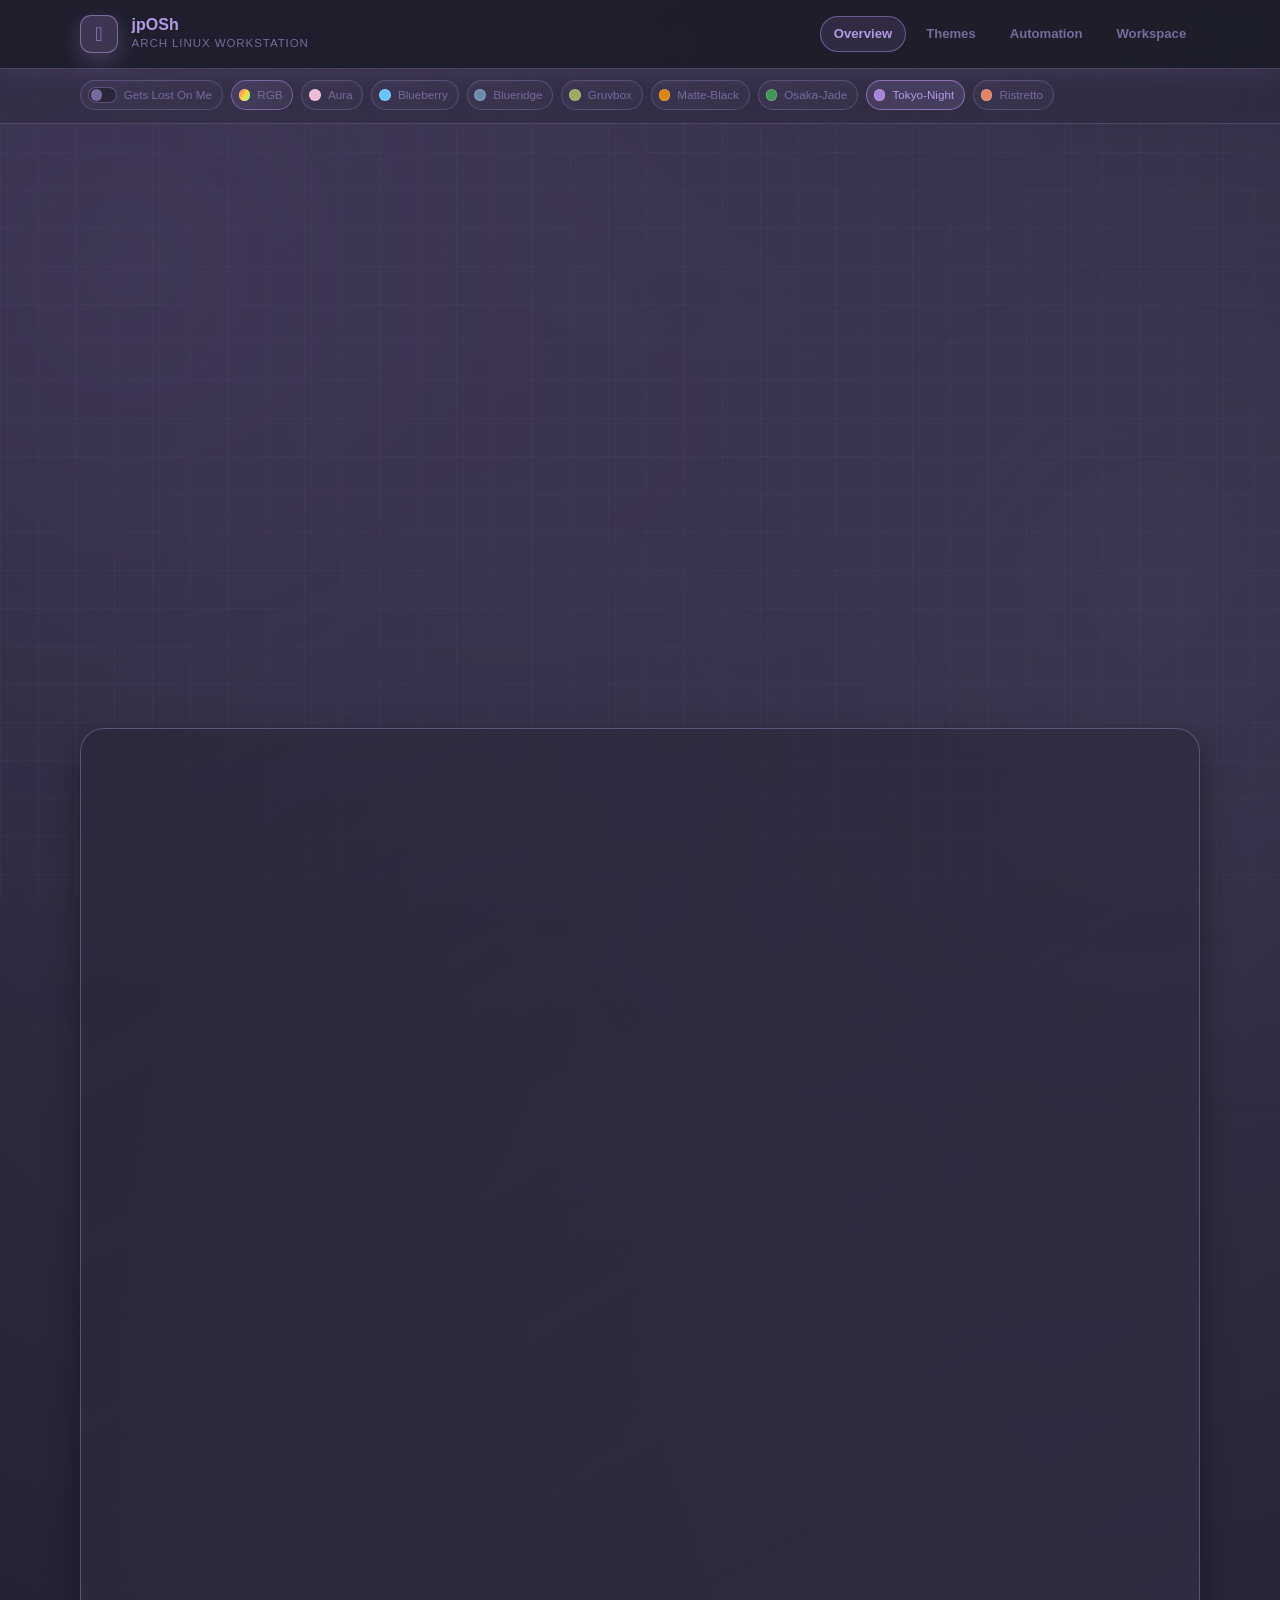
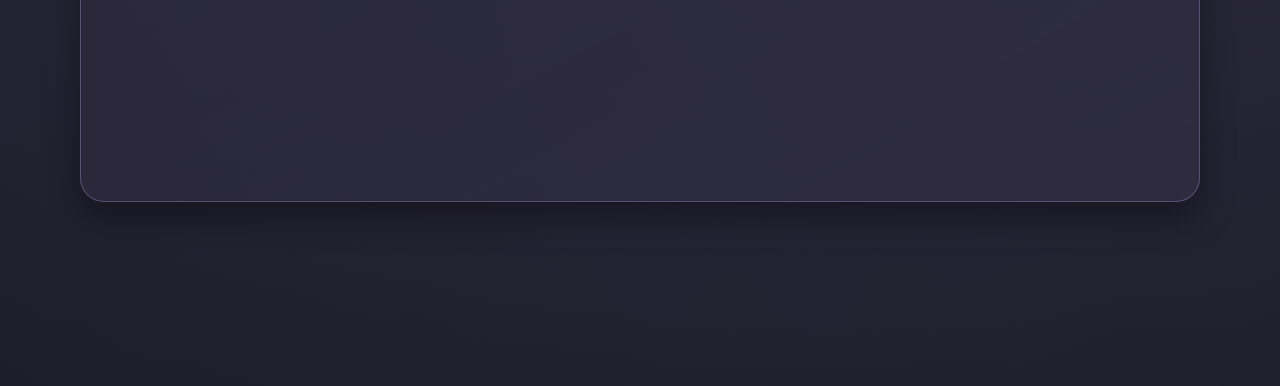
<file: index.html>
<!DOCTYPE html>
<html lang="en">
<head>
  <meta charset="UTF-8" />
  <meta name="viewport" content="width=device-width, initial-scale=1.0" />
  <title>jpOSh - Overview</title>
  <link rel="icon" type="image/svg+xml" href="assets/icons/favicon.svg?v=20260407l" />
  <link rel="stylesheet" href="style.css?v=20260407l" />
</head>
<body data-page="overview">
  <div class="site-shell">
    <header class="site-header">
      <div class="site-header-inner">
        <a class="brand" href="index.html" aria-label="jpOSh home">
          <div class="brand-mark">󰣇</div>
          <div>
            <div class="brand-title">jpOSh</div>
            <div class="brand-sub">Arch Linux Workstation</div>
          </div>
        </a>
        <nav class="main-nav" aria-label="Primary">
          <a class="nav-link" data-nav="overview" href="index.html">Overview</a>
          <a class="nav-link" data-nav="themes" href="themes.html">Themes</a>
          <a class="nav-link" data-nav="automation" href="automation.html">Automation</a>
          <a class="nav-link" data-nav="workspace" href="workspace.html">Workspace</a>
        </nav>
      </div>
    </header>

    <div class="theme-rail-wrap">
      <div class="theme-rail" data-theme-rail></div>
    </div>

    <main class="page">
      <section class="hero" data-animate>
        <div class="hero-top">
          <div>
            <p class="pill">Live Profile</p>
            <h1 class="hero-title">Personal OS Overview for Daily, Dev, and Gaming Flows</h1>
            <p class="hero-subtitle">
              This dashboard mirrors the current jpOSh environment: Hyprland orchestration,
              unified theme propagation, and automation scripts under <code>~/.local/bin</code>.
              Active web palette: <strong data-current-theme>Tokyo-Night</strong>.
            </p>
          </div>
          <div class="panel" style="min-width:220px;">
            <p class="panel-title">Host Snapshot</p>
            <ul class="list">
              <li class="list-item"><span class="list-item-key">Distro</span><span class="list-item-value">Arch Linux</span></li>
              <li class="list-item"><span class="list-item-key">Kernel</span><span class="list-item-value mono">6.18.20-1-lts</span></li>
              <li class="list-item"><span class="list-item-key">Init</span><span class="list-item-value">systemd</span></li>
              <li class="list-item"><span class="list-item-key">Compositor</span><span class="list-item-value">Hyprland</span></li>
            </ul>
          </div>
        </div>
        <div class="kpi-grid">
          <div class="kpi"><div class="kpi-label">Themes Managed</div><div class="kpi-value">8</div></div>
          <div class="kpi"><div class="kpi-label">Custom Scripts</div><div class="kpi-value">30+</div></div>
          <div class="kpi"><div class="kpi-label">Terminals</div><div class="kpi-value">Alacritty / Ghostty / Kitty</div></div>
          <div class="kpi"><div class="kpi-label">Editors</div><div class="kpi-value">Neovim + VSCodium</div></div>
          <div class="kpi"><div class="kpi-label">Theme Scope</div><div class="kpi-value">GTK, Qt, WM, Bar, Apps</div></div>
        </div>
      </section>

      <section data-animate>
        <h2 class="section-title">Desktop Stack</h2>
        <p class="section-sub">Primary components and runtime daemons currently defining the session.</p>
        <div class="panel-grid">
          <article class="panel">
            <h3 class="panel-title">Hyprland Runtime</h3>
            <p class="panel-desc">Modular config set for keybinds, monitor policy, idle behavior, and interface states.</p>
            <div class="tag-row">
              <span class="tag mono">keybindings.conf</span>
              <span class="tag mono">monitors.conf</span>
              <span class="tag mono">autostart.conf</span>
              <span class="tag mono">interface.conf</span>
              <span class="tag mono">hypridle.conf</span>
            </div>
          </article>
          <article class="panel">
            <h3 class="panel-title">Waybar + UI Daemons</h3>
            <ul class="list">
              <li class="list-item"><span class="list-item-key">Status Bar</span><span class="list-item-value">Waybar (theme-aware CSS)</span></li>
              <li class="list-item"><span class="list-item-key">Notifications</span><span class="list-item-value">Mako</span></li>
              <li class="list-item"><span class="list-item-key">Launcher</span><span class="list-item-value">Walker</span></li>
              <li class="list-item"><span class="list-item-key">On-screen Display</span><span class="list-item-value">swayosd</span></li>
              <li class="list-item"><span class="list-item-key">Clipboard</span><span class="list-item-value">Clipse</span></li>
            </ul>
          </article>
          <article class="panel">
            <h3 class="panel-title">Shell + Toolchain</h3>
            <ul class="list">
              <li class="list-item"><span class="list-item-key">Shell</span><span class="list-item-value">Bash with jpOSh bundle</span></li>
              <li class="list-item"><span class="list-item-key">Prompt</span><span class="list-item-value">Starship themed modules</span></li>
              <li class="list-item"><span class="list-item-key">Editor (TUI)</span><span class="list-item-value">Neovim (lazy.nvim)</span></li>
              <li class="list-item"><span class="list-item-key">Editor (GUI)</span><span class="list-item-value">VSCodium + Sublime Text</span></li>
            </ul>
          </article>
        </div>
      </section>

      <section data-animate>
        <h2 class="section-title">Theme Framework Summary</h2>
        <p class="section-sub">Theme values are sourced from your real palette files, not approximations.</p>
        <div class="panel-grid">
          <article class="panel">
            <h3 class="panel-title">Source of Truth</h3>
            <p class="panel-desc">Palette entries mapped from:</p>
            <ul class="list">
              <li class="list-item"><span class="list-item-key mono">~/.local/bin/jpOSh/themes/*/palette.css</span><span class="list-item-value">exact hex values</span></li>
              <li class="list-item"><span class="list-item-key mono">preview.png</span><span class="list-item-value">real desktop previews</span></li>
            </ul>
          </article>
          <article class="panel">
            <h3 class="panel-title">Propagation Targets</h3>
            <div class="tag-row">
              <span class="tag">Hyprland</span>
              <span class="tag">Waybar</span>
              <span class="tag">Alacritty</span>
              <span class="tag">Ghostty</span>
              <span class="tag">Mako</span>
              <span class="tag">Walker</span>
              <span class="tag">GTK 3/4</span>
              <span class="tag">Qt 5/6</span>
              <span class="tag">Firefox</span>
              <span class="tag">Neovim</span>
            </div>
          </article>
          <article class="panel">
            <h3 class="panel-title">Quick Access</h3>
            <div class="timeline">
              <div class="timeline-item">
                <p class="timeline-title mono">jpOSh-theme-current</p>
                <p class="timeline-desc">Read active theme name from runtime state.</p>
              </div>
              <div class="timeline-item">
                <p class="timeline-title mono">jpOSh-theme-list</p>
                <p class="timeline-desc">Enumerate installed theme profiles.</p>
              </div>
              <div class="timeline-item">
                <p class="timeline-title mono">jpOSh-theme-set &lt;theme&gt;</p>
                <p class="timeline-desc">Apply selected profile to all integrated apps.</p>
              </div>
            </div>
          </article>
        </div>
      </section>
    </main>

    <footer>
      <div>jpOSh | Arch Linux | Hyprland | Wayland</div>
      <div class="footer-path mono">~/.local/bin/jpOSh | ~/.config/hypr | <span data-year></span></div>
    </footer>
  </div>

  <script src="script.js?v=20260407l"></script>
</body>
</html>
</file>
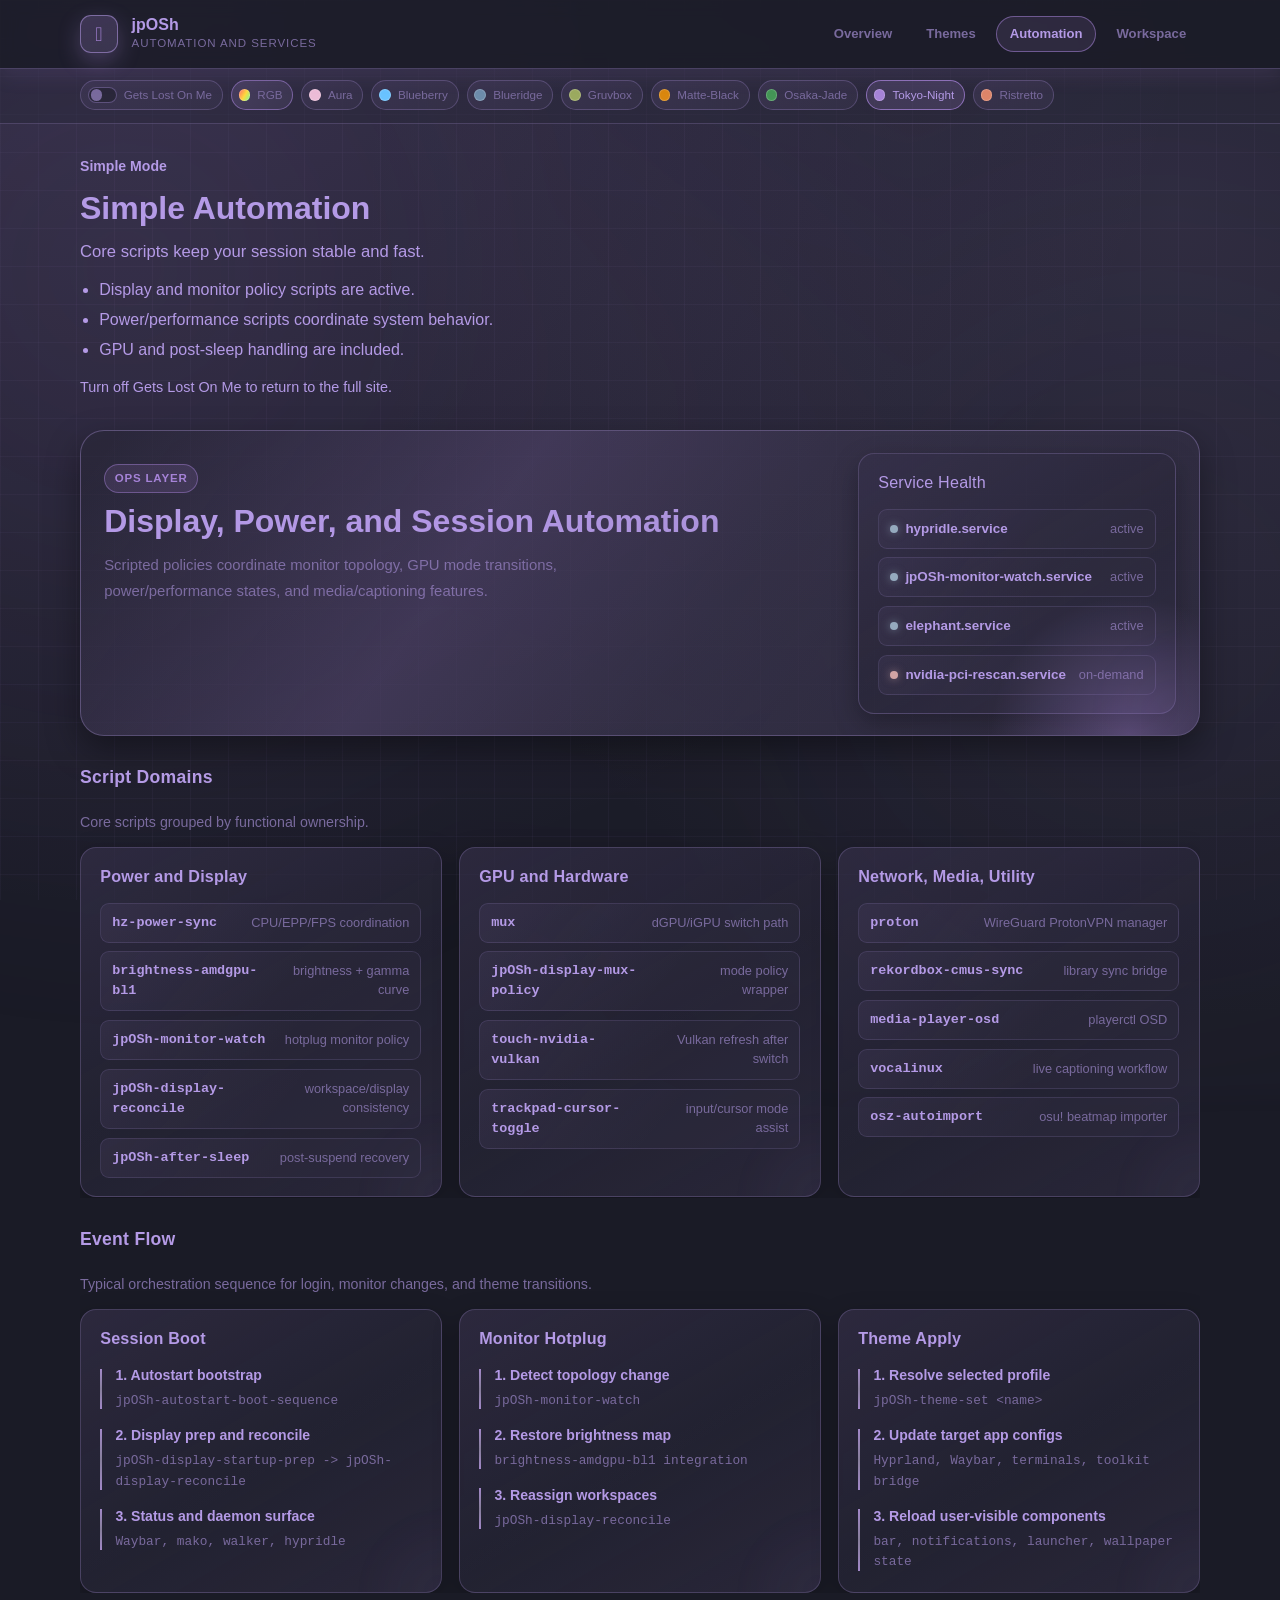
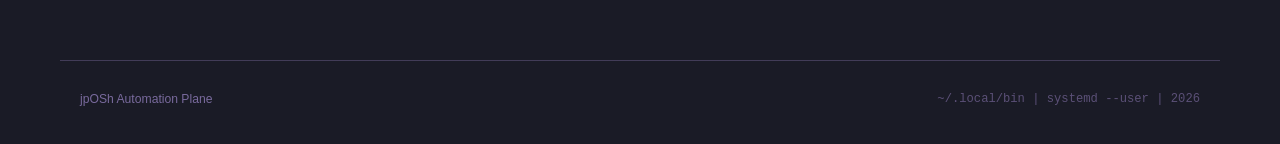
<file: automation.html>
<!DOCTYPE html>
<html lang="en">
<head>
  <meta charset="UTF-8" />
  <meta name="viewport" content="width=device-width, initial-scale=1.0" />
  <title>jpOSh - Automation</title>
  <link rel="icon" type="image/svg+xml" href="assets/icons/favicon.svg?v=20260407l" />
  <link rel="stylesheet" href="style.css?v=20260407l" />
</head>
<body data-page="automation">
  <div class="site-shell">
    <header class="site-header">
      <div class="site-header-inner">
        <a class="brand" href="index.html" aria-label="jpOSh home">
          <div class="brand-mark">󰣇</div>
          <div>
            <div class="brand-title">jpOSh</div>
            <div class="brand-sub">Automation and Services</div>
          </div>
        </a>
        <nav class="main-nav" aria-label="Primary">
          <a class="nav-link" data-nav="overview" href="index.html">Overview</a>
          <a class="nav-link" data-nav="themes" href="themes.html">Themes</a>
          <a class="nav-link" data-nav="automation" href="automation.html">Automation</a>
          <a class="nav-link" data-nav="workspace" href="workspace.html">Workspace</a>
        </nav>
      </div>
    </header>

    <div class="theme-rail-wrap">
      <div class="theme-rail" data-theme-rail></div>
    </div>

    <main class="page">
      <section class="hero" data-animate>
        <div class="hero-top">
          <div>
            <p class="pill">Ops Layer</p>
            <h1 class="hero-title">Display, Power, and Session Automation</h1>
            <p class="hero-subtitle">
              Scripted policies coordinate monitor topology, GPU mode transitions,
              power/performance states, and media/captioning features.
            </p>
          </div>
          <div class="panel" style="min-width:250px;">
            <p class="panel-title">Service Health</p>
            <ul class="list">
              <li class="list-item"><span class="list-item-key"><span class="state-dot state-ok"></span>hypridle.service</span><span class="list-item-value">active</span></li>
              <li class="list-item"><span class="list-item-key"><span class="state-dot state-ok"></span>jpOSh-monitor-watch.service</span><span class="list-item-value">active</span></li>
              <li class="list-item"><span class="list-item-key"><span class="state-dot state-ok"></span>elephant.service</span><span class="list-item-value">active</span></li>
              <li class="list-item"><span class="list-item-key"><span class="state-dot state-warn"></span>nvidia-pci-rescan.service</span><span class="list-item-value">on-demand</span></li>
            </ul>
          </div>
        </div>
      </section>

      <section data-animate>
        <h2 class="section-title">Script Domains</h2>
        <p class="section-sub">Core scripts grouped by functional ownership.</p>
        <div class="panel-grid">
          <article class="panel">
            <h3 class="panel-title">Power and Display</h3>
            <ul class="list">
              <li class="list-item"><span class="list-item-key mono">hz-power-sync</span><span class="list-item-value">CPU/EPP/FPS coordination</span></li>
              <li class="list-item"><span class="list-item-key mono">brightness-amdgpu-bl1</span><span class="list-item-value">brightness + gamma curve</span></li>
              <li class="list-item"><span class="list-item-key mono">jpOSh-monitor-watch</span><span class="list-item-value">hotplug monitor policy</span></li>
              <li class="list-item"><span class="list-item-key mono">jpOSh-display-reconcile</span><span class="list-item-value">workspace/display consistency</span></li>
              <li class="list-item"><span class="list-item-key mono">jpOSh-after-sleep</span><span class="list-item-value">post-suspend recovery</span></li>
            </ul>
          </article>
          <article class="panel">
            <h3 class="panel-title">GPU and Hardware</h3>
            <ul class="list">
              <li class="list-item"><span class="list-item-key mono">mux</span><span class="list-item-value">dGPU/iGPU switch path</span></li>
              <li class="list-item"><span class="list-item-key mono">jpOSh-display-mux-policy</span><span class="list-item-value">mode policy wrapper</span></li>
              <li class="list-item"><span class="list-item-key mono">touch-nvidia-vulkan</span><span class="list-item-value">Vulkan refresh after switch</span></li>
              <li class="list-item"><span class="list-item-key mono">trackpad-cursor-toggle</span><span class="list-item-value">input/cursor mode assist</span></li>
            </ul>
          </article>
          <article class="panel">
            <h3 class="panel-title">Network, Media, Utility</h3>
            <ul class="list">
              <li class="list-item"><span class="list-item-key mono">proton</span><span class="list-item-value">WireGuard ProtonVPN manager</span></li>
              <li class="list-item"><span class="list-item-key mono">rekordbox-cmus-sync</span><span class="list-item-value">library sync bridge</span></li>
              <li class="list-item"><span class="list-item-key mono">media-player-osd</span><span class="list-item-value">playerctl OSD</span></li>
              <li class="list-item"><span class="list-item-key mono">vocalinux</span><span class="list-item-value">live captioning workflow</span></li>
              <li class="list-item"><span class="list-item-key mono">osz-autoimport</span><span class="list-item-value">osu! beatmap importer</span></li>
            </ul>
          </article>
        </div>
      </section>

      <section data-animate>
        <h2 class="section-title">Event Flow</h2>
        <p class="section-sub">Typical orchestration sequence for login, monitor changes, and theme transitions.</p>
        <div class="panel-grid">
          <article class="panel">
            <h3 class="panel-title">Session Boot</h3>
            <div class="timeline">
              <div class="timeline-item">
                <p class="timeline-title">1. Autostart bootstrap</p>
                <p class="timeline-desc mono">jpOSh-autostart-boot-sequence</p>
              </div>
              <div class="timeline-item">
                <p class="timeline-title">2. Display prep and reconcile</p>
                <p class="timeline-desc mono">jpOSh-display-startup-prep -> jpOSh-display-reconcile</p>
              </div>
              <div class="timeline-item">
                <p class="timeline-title">3. Status and daemon surface</p>
                <p class="timeline-desc mono">Waybar, mako, walker, hypridle</p>
              </div>
            </div>
          </article>
          <article class="panel">
            <h3 class="panel-title">Monitor Hotplug</h3>
            <div class="timeline">
              <div class="timeline-item">
                <p class="timeline-title">1. Detect topology change</p>
                <p class="timeline-desc mono">jpOSh-monitor-watch</p>
              </div>
              <div class="timeline-item">
                <p class="timeline-title">2. Restore brightness map</p>
                <p class="timeline-desc mono">brightness-amdgpu-bl1 integration</p>
              </div>
              <div class="timeline-item">
                <p class="timeline-title">3. Reassign workspaces</p>
                <p class="timeline-desc mono">jpOSh-display-reconcile</p>
              </div>
            </div>
          </article>
          <article class="panel">
            <h3 class="panel-title">Theme Apply</h3>
            <div class="timeline">
              <div class="timeline-item">
                <p class="timeline-title">1. Resolve selected profile</p>
                <p class="timeline-desc mono">jpOSh-theme-set &lt;name&gt;</p>
              </div>
              <div class="timeline-item">
                <p class="timeline-title">2. Update target app configs</p>
                <p class="timeline-desc mono">Hyprland, Waybar, terminals, toolkit bridge</p>
              </div>
              <div class="timeline-item">
                <p class="timeline-title">3. Reload user-visible components</p>
                <p class="timeline-desc mono">bar, notifications, launcher, wallpaper state</p>
              </div>
            </div>
          </article>
        </div>
      </section>
    </main>

    <footer>
      <div>jpOSh Automation Plane</div>
      <div class="footer-path mono">~/.local/bin | systemd --user | <span data-year></span></div>
    </footer>
  </div>

  <script src="script.js?v=20260407l"></script>
</body>
</html>
</file>
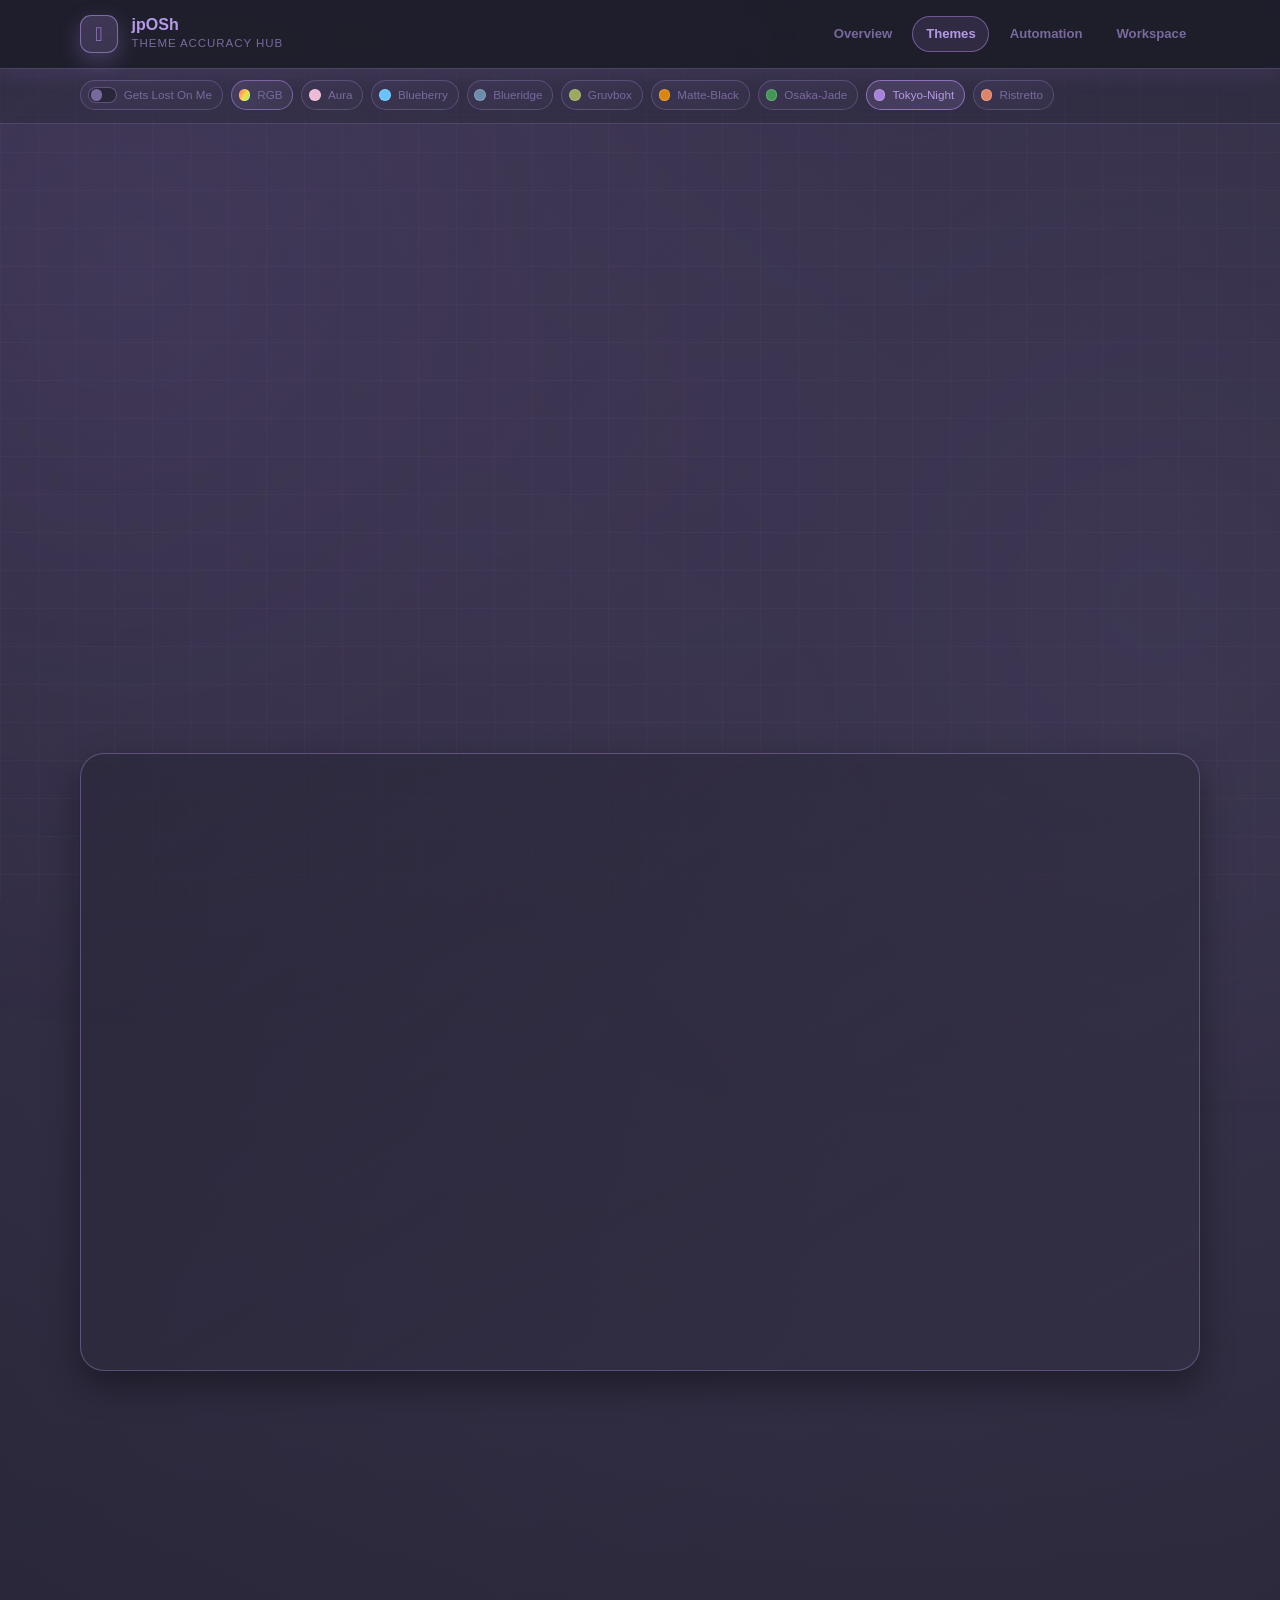
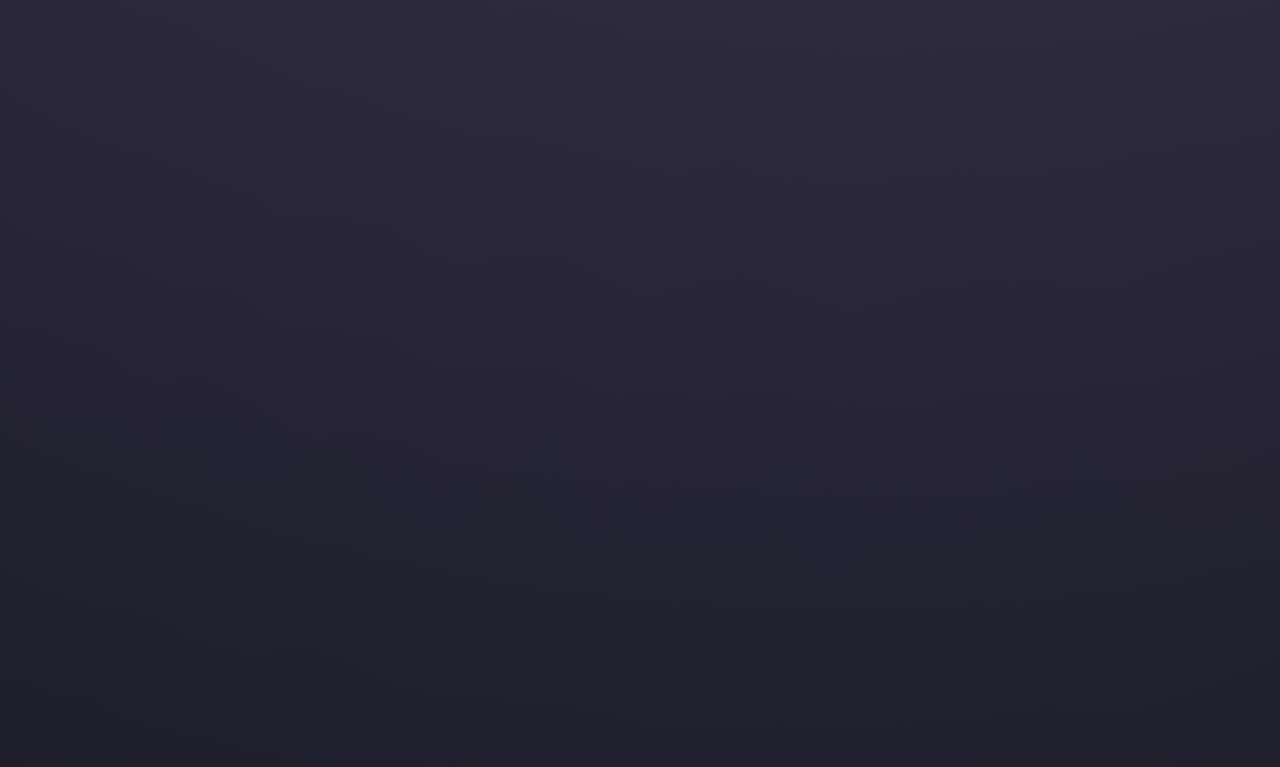
<file: themes.html>
<!DOCTYPE html>
<html lang="en">
<head>
  <meta charset="UTF-8" />
  <meta name="viewport" content="width=device-width, initial-scale=1.0" />
  <title>jpOSh - Themes</title>
  <link rel="icon" type="image/svg+xml" href="assets/icons/favicon.svg?v=20260407l" />
  <link rel="stylesheet" href="style.css?v=20260407l" />
</head>
<body data-page="themes">
  <div class="site-shell">
    <header class="site-header">
      <div class="site-header-inner">
        <a class="brand" href="index.html" aria-label="jpOSh home">
          <div class="brand-mark">󰣇</div>
          <div>
            <div class="brand-title">jpOSh</div>
            <div class="brand-sub">Theme Accuracy Hub</div>
          </div>
        </a>
        <nav class="main-nav" aria-label="Primary">
          <a class="nav-link" data-nav="overview" href="index.html">Overview</a>
          <a class="nav-link" data-nav="themes" href="themes.html">Themes</a>
          <a class="nav-link" data-nav="automation" href="automation.html">Automation</a>
          <a class="nav-link" data-nav="workspace" href="workspace.html">Workspace</a>
        </nav>
      </div>
    </header>

    <div class="theme-rail-wrap">
      <div class="theme-rail" data-theme-rail></div>
    </div>

    <main class="page">
      <section class="hero" data-animate>
        <div class="hero-top">
          <div>
            <p class="pill">Theme System</p>
            <h1 class="hero-title">Canonical jpOSh Theme Catalog</h1>
            <p class="hero-subtitle">
              This page uses your actual theme palette files and preview screenshots.
              Active palette: <strong data-current-theme>Tokyo-Night</strong>.
              Single click any theme apply button to test it globally across all site pages.
            </p>
          </div>
          <div class="panel" style="min-width:240px;">
            <p class="panel-title">Color Source</p>
            <ul class="list">
              <li class="list-item"><span class="list-item-key mono">foreground</span><span class="list-item-value">@define-color</span></li>
              <li class="list-item"><span class="list-item-key mono">background</span><span class="list-item-value">@define-color</span></li>
              <li class="list-item"><span class="list-item-key mono">accent</span><span class="list-item-value">@define-color</span></li>
              <li class="list-item"><span class="list-item-key mono">selected-text</span><span class="list-item-value">@define-color</span></li>
            </ul>
          </div>
        </div>
      </section>

      <section data-animate>
        <h2 class="section-title">Theme Cards</h2>
        <p class="section-sub">Rendered from theme metadata in <code>script.js</code> and screenshots copied from your jpOSh theme directories.</p>
        <div id="theme-catalog" class="theme-catalog"></div>
      </section>

      <section data-animate>
        <h2 class="section-title">Propagation Matrix</h2>
        <p class="section-sub">Target apps currently covered by your theme orchestration scripts.</p>
        <div class="panel">
          <table class="table">
            <thead>
              <tr>
                <th>Target</th>
                <th>Mechanism</th>
                <th>Status</th>
              </tr>
            </thead>
            <tbody>
              <tr>
                <td>Hyprland + Hyprlock</td>
                <td class="mono">themes/*/hyprland.conf, hyprlock.conf</td>
                <td><span class="state-dot state-ok"></span>Live</td>
              </tr>
              <tr>
                <td>Waybar + Mako + Walker</td>
                <td class="mono">themes/*/waybar.css, mako.ini, walker.css</td>
                <td><span class="state-dot state-ok"></span>Live</td>
              </tr>
              <tr>
                <td>Alacritty + Ghostty</td>
                <td class="mono">themes/*/alacritty.toml, ghostty.conf</td>
                <td><span class="state-dot state-ok"></span>Live</td>
              </tr>
              <tr>
                <td>Neovim + VSCodium</td>
                <td class="mono">app theme scripts + theme modules</td>
                <td><span class="state-dot state-ok"></span>Live</td>
              </tr>
              <tr>
                <td>GTK / Qt bridge</td>
                <td class="mono">gtk3-theme.sh, gtk4-theme.sh, qtct-theme.sh</td>
                <td><span class="state-dot state-warn"></span>Depends on toolkit app</td>
              </tr>
            </tbody>
          </table>
        </div>
      </section>

      <section data-animate>
        <h2 class="section-title">Validation Notes</h2>
        <div class="panel-grid">
          <article class="panel">
            <h3 class="panel-title">Alias Compatibility</h3>
            <p class="panel-desc">Legacy keys like <code>tokyonight</code>, <code>matteblack</code>, and <code>osakajade</code> are normalized to canonical slugs so older localStorage values still work.</p>
          </article>
          <article class="panel">
            <h3 class="panel-title">Derived Surfaces</h3>
            <p class="panel-desc">Only panel/background shades are derived for readability; core colors are exact copies of your palette definitions.</p>
          </article>
          <article class="panel">
            <h3 class="panel-title">Screenshot Provenance</h3>
            <p class="panel-desc mono">assets/theme-previews/*.webp generated from ~/.local/bin/jpOSh/themes/*/preview.png</p>
          </article>
        </div>
      </section>
    </main>

    <footer>
      <div>jpOSh Theme Registry</div>
      <div class="footer-path mono">~/.local/bin/jpOSh/themes | <span data-year></span></div>
    </footer>
  </div>

  <script src="script.js?v=20260407l"></script>
</body>
</html>
</file>
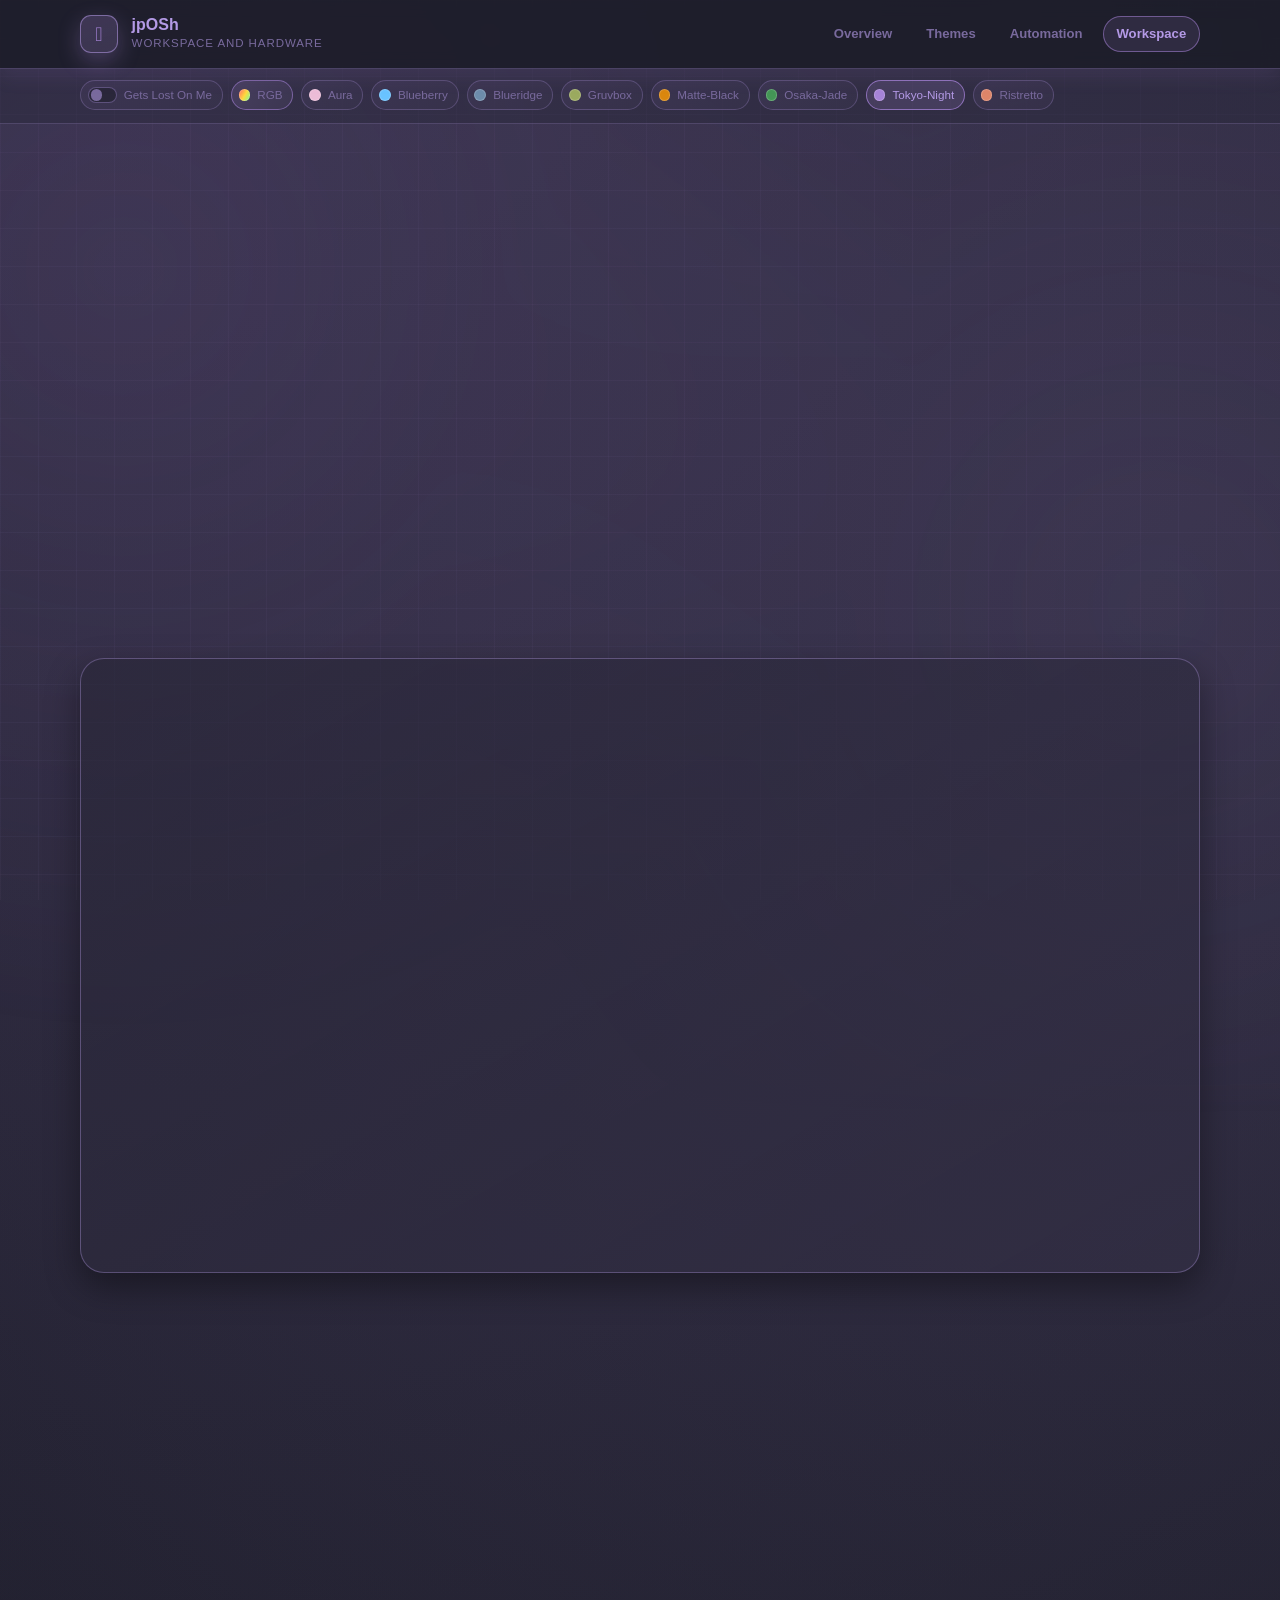
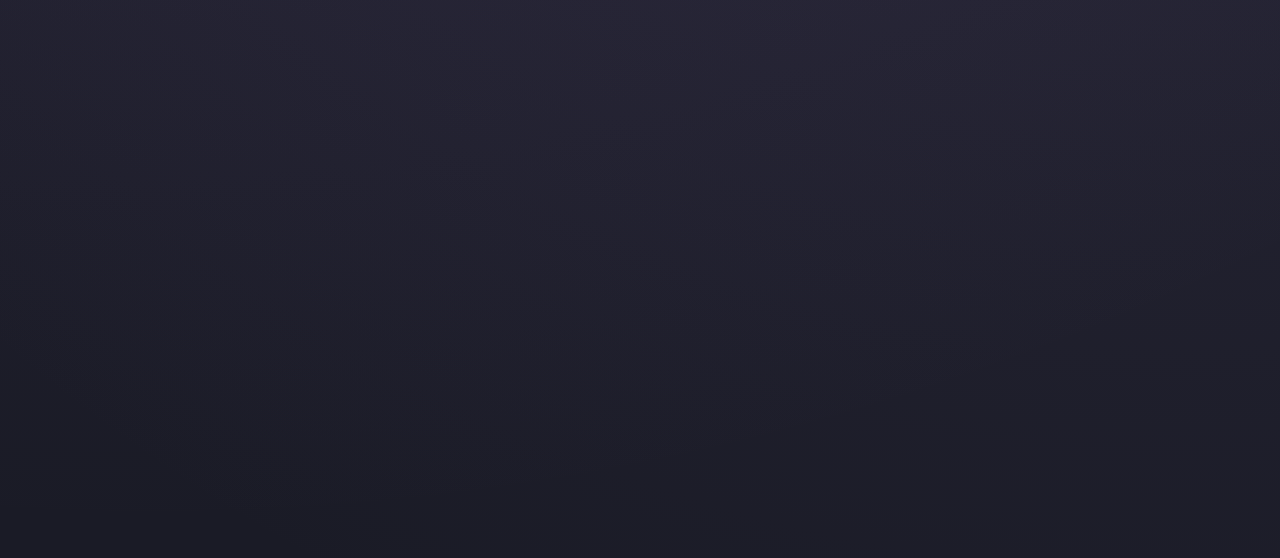
<file: workspace.html>
<!DOCTYPE html>
<html lang="en">
<head>
  <meta charset="UTF-8" />
  <meta name="viewport" content="width=device-width, initial-scale=1.0" />
  <title>jpOSh - Workspace</title>
  <link rel="icon" type="image/svg+xml" href="assets/icons/favicon.svg?v=20260407l" />
  <link rel="stylesheet" href="style.css?v=20260407l" />
</head>
<body data-page="workspace">
  <div class="site-shell">
    <header class="site-header">
      <div class="site-header-inner">
        <a class="brand" href="index.html" aria-label="jpOSh home">
          <div class="brand-mark">󰣇</div>
          <div>
            <div class="brand-title">jpOSh</div>
            <div class="brand-sub">Workspace and Hardware</div>
          </div>
        </a>
        <nav class="main-nav" aria-label="Primary">
          <a class="nav-link" data-nav="overview" href="index.html">Overview</a>
          <a class="nav-link" data-nav="themes" href="themes.html">Themes</a>
          <a class="nav-link" data-nav="automation" href="automation.html">Automation</a>
          <a class="nav-link" data-nav="workspace" href="workspace.html">Workspace</a>
        </nav>
      </div>
    </header>

    <div class="theme-rail-wrap">
      <div class="theme-rail" data-theme-rail></div>
    </div>

    <main class="page">
      <section class="hero" data-animate>
        <div class="hero-top">
          <div>
            <p class="pill">Workstation</p>
            <h1 class="hero-title">Application Map, Keybind Surface, and Device Profile</h1>
            <p class="hero-subtitle">
              Launch paths and hardware capabilities tuned for a mixed workflow:
              development, communication, media management, and gamescope-ready gaming sessions.
            </p>
          </div>
          <div class="panel" style="min-width:240px;">
            <p class="panel-title">Primary Launchers</p>
            <ul class="list">
              <li class="list-item"><span class="list-item-key">Walker</span><span class="list-item-value">global launcher</span></li>
              <li class="list-item"><span class="list-item-key">jpOSh Menu</span><span class="list-item-value">system controls</span></li>
              <li class="list-item"><span class="list-item-key">Waybar widgets</span><span class="list-item-value">status + quick actions</span></li>
            </ul>
          </div>
        </div>
      </section>

      <section data-animate>
        <h2 class="section-title">Application Domains</h2>
        <p class="section-sub">Grouped by primary usage with common launch shortcuts.</p>
        <div class="panel-grid">
          <article class="panel">
            <h3 class="panel-title">Browsers and Communication</h3>
            <ul class="list">
              <li class="list-item"><span class="list-item-key">Firefox Developer Edition</span><span class="list-item-value"><span class="kbd">Super+B</span></span></li>
              <li class="list-item"><span class="list-item-key">Vesktop (Discord)</span><span class="list-item-value"><span class="kbd">Super+D</span></span></li>
            </ul>
          </article>
          <article class="panel">
            <h3 class="panel-title">System and File Tools</h3>
            <ul class="list">
              <li class="list-item"><span class="list-item-key">Nautilus</span><span class="list-item-value"><span class="kbd">Super+E</span></span></li>
              <li class="list-item"><span class="list-item-key">btop++</span><span class="list-item-value"><span class="kbd">Super+S</span></span></li>
              <li class="list-item"><span class="list-item-key">Yazi</span><span class="list-item-value"><span class="kbd">workspace 5</span></span></li>
              <li class="list-item"><span class="list-item-key">jpOSh System Menu</span><span class="list-item-value"><span class="kbd">Super+Esc</span></span></li>
            </ul>
          </article>
          <article class="panel">
            <h3 class="panel-title">Media and Utility</h3>
            <ul class="list">
              <li class="list-item"><span class="list-item-key">cmus / Rekordbox / cava</span><span class="list-item-value">audio stack</span></li>
              <li class="list-item"><span class="list-item-key">Localsend</span><span class="list-item-value"><span class="kbd">Super+Ctrl+A</span></span></li>
              <li class="list-item"><span class="list-item-key">Clipse</span><span class="list-item-value"><span class="kbd">Super+Ctrl+C</span></span></li>
              <li class="list-item"><span class="list-item-key">Vocalinux</span><span class="list-item-value">captioning toggle</span></li>
              <li class="list-item"><span class="list-item-key">Impala / tickrs</span><span class="list-item-value">network + market glance</span></li>
            </ul>
          </article>
        </div>
      </section>

      <section data-animate>
        <h2 class="section-title">Hardware Profile</h2>
        <p class="section-sub">Device characteristics and custom control pathways.</p>
        <div class="panel-grid">
          <article class="panel">
            <h3 class="panel-title">Display</h3>
            <ul class="list">
              <li class="list-item"><span class="list-item-key">Main Mode</span><span class="list-item-value">3440x1440 ultrawide</span></li>
              <li class="list-item"><span class="list-item-key">External Support</span><span class="list-item-value">hotplug backup configs</span></li>
              <li class="list-item"><span class="list-item-key">Backlight Path</span><span class="list-item-value">amdgpu_bl1 + fallback logic</span></li>
            </ul>
          </article>
          <article class="panel">
            <h3 class="panel-title">GPU Topology</h3>
            <ul class="list">
              <li class="list-item"><span class="list-item-key">dGPU</span><span class="list-item-value">NVIDIA (MUX switchable)</span></li>
              <li class="list-item"><span class="list-item-key">iGPU</span><span class="list-item-value">AMD Radeon</span></li>
              <li class="list-item"><span class="list-item-key">Switching Stack</span><span class="list-item-value">mux + grub + mkinitcpio path</span></li>
              <li class="list-item"><span class="list-item-key">Vulkan Recovery</span><span class="list-item-value mono">touch-nvidia-vulkan</span></li>
            </ul>
          </article>
          <article class="panel">
            <h3 class="panel-title">Input and Power</h3>
            <ul class="list">
              <li class="list-item"><span class="list-item-key">Trackpad</span><span class="list-item-value">Elan elan0427:00-04f3:3345</span></li>
              <li class="list-item"><span class="list-item-key">CPU Scaling</span><span class="list-item-value">freq + boost + EPP modes</span></li>
              <li class="list-item"><span class="list-item-key">Power Sync</span><span class="list-item-value mono">hz-power-sync</span></li>
            </ul>
          </article>
        </div>
      </section>

      <section data-animate>
        <h2 class="section-title">Gaming Path</h2>
        <p class="section-sub">Launch and compatibility helpers used for game sessions.</p>
        <div class="panel-grid">
          <article class="panel">
            <h3 class="panel-title">Runtime Tooling</h3>
            <div class="tag-row">
              <span class="tag">Lutris</span>
              <span class="tag">Gamescope</span>
              <span class="tag">osu! auto-import</span>
              <span class="tag">GPU MUX utilities</span>
            </div>
          </article>
          <article class="panel">
            <h3 class="panel-title">Launch Sequence</h3>
            <div class="timeline">
              <div class="timeline-item">
                <p class="timeline-title">1. Set desired GPU mode</p>
                <p class="timeline-desc mono">mux / jpOSh-display-mux-policy</p>
              </div>
              <div class="timeline-item">
                <p class="timeline-title">2. Validate Vulkan path</p>
                <p class="timeline-desc mono">touch-nvidia-vulkan</p>
              </div>
              <div class="timeline-item">
                <p class="timeline-title">3. Start game through launcher</p>
                <p class="timeline-desc">Lutris or direct runtime with gamescope wrapper</p>
              </div>
            </div>
          </article>
        </div>
      </section>
    </main>

    <footer>
      <div>jpOSh Workspace Profile</div>
      <div class="footer-path mono">Apps, Keybinds, Hardware | <span data-year></span></div>
    </footer>
  </div>

  <script src="script.js?v=20260407l"></script>
</body>
</html>
</file>
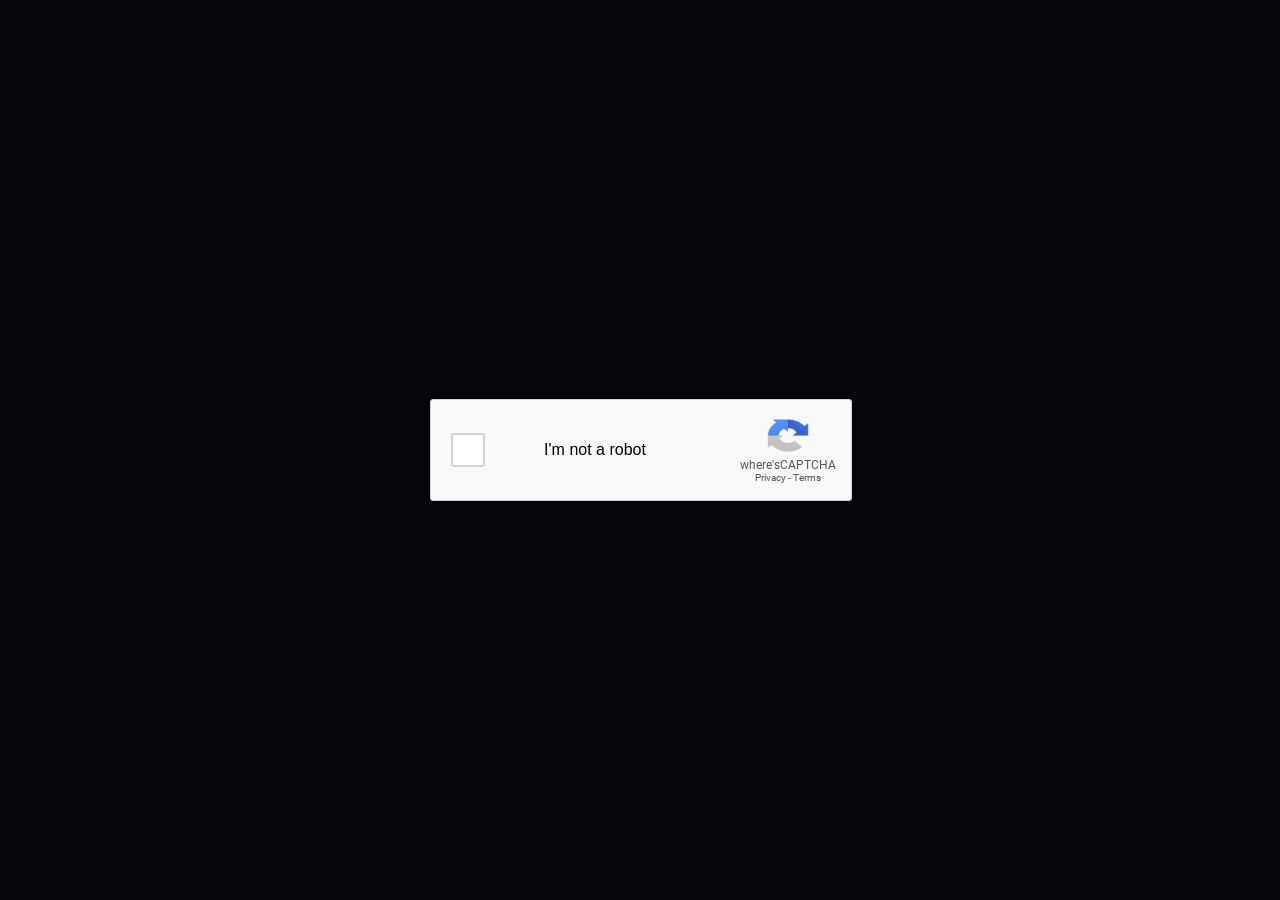
<file: wheres-captcha/embed.html>
<!DOCTYPE html>
<html lang="en">
<head>
  <meta charset="UTF-8" />
  <meta name="viewport" content="width=device-width, initial-scale=1.0" />
  <title>where'sCAPTCHA Embed</title>
  <link rel="stylesheet" href="captcha.css" />
  <script src="wheresCAPTCHA.js"></script>
  <style>
    html,
    body {
      margin: 0;
      width: 100%;
      height: 100%;
      overflow: hidden;
      background: #05060b;
      display: grid;
      place-items: center;
    }

    #wheres-captcha {
      position: relative;
      width: min(96vw, 420px);
    }

    #captcha {
      width: 100%;
    }

    #captcha-text {
      margin-right: 20px;
    }

    #captcha-popup {
      margin-left: 0;
      width: min(96vw, 920px);
      left: 50%;
      transform: translateX(-50%);
      max-height: 95vh;
    }

    #clickable-zone {
      width: calc(100% - 14px);
      max-height: 74vh;
      height: 74vh;
    }
  </style>
</head>
<body>
  <div id="wheres-captcha"></div>
</body>
</html>
</file>
<file: style.css>
:root {
  --bg: #1a1b26;
  --surface-1: #232437;
  --surface-2: #2c2e43;
  --border: #4f4571;
  --border-strong: #b49ae6;
  --accent: #a683d8;
  --accent-2: #675a86;
  --text: #b49ae6;
  --text-dim: #8678ab;
  --text-mute: #5f5579;
  --ok: #86cf9f;
  --warn: #e3bf7a;
  --danger: #da7d91;
  --hero-glow: color-mix(in srgb, var(--accent) 35%, transparent);
  --radius-sm: 10px;
  --radius: 16px;
  --radius-lg: 24px;
  --shadow: 0 14px 34px rgba(0, 0, 0, 0.38);
  --fx-speed-slow: 18s;
  --fx-speed-mid: 9s;
  --fx-speed-fast: 4.5s;
}

* {
  box-sizing: border-box;
}

html,
body {
  margin: 0;
  padding: 0;
}

html {
  scroll-behavior: smooth;
}

body {
  min-height: 100vh;
  font-family: "Iosevka Aile", "IBM Plex Sans", "Noto Sans", "Cantarell", sans-serif;
  background: radial-gradient(circle at 12% -8%, color-mix(in srgb, var(--accent) 20%, transparent), transparent 48%),
    radial-gradient(circle at 92% 12%, color-mix(in srgb, var(--accent-2) 26%, transparent), transparent 42%),
    var(--bg);
  color: var(--text);
  line-height: 1.5;
}

body,
.site-header,
.theme-rail-wrap,
.hero,
.panel,
.kpi,
.list-item,
.tag,
.theme-chip,
.nav-link,
.section-sub,
.table th,
.table td,
footer {
  transition:
    background-color 260ms ease,
    border-color 260ms ease,
    color 260ms ease,
    box-shadow 260ms ease;
}

body::before {
  content: "";
  position: fixed;
  inset: 0;
  pointer-events: none;
  background-image:
    linear-gradient(color-mix(in srgb, var(--border-strong) 9%, transparent) 1px, transparent 1px),
    linear-gradient(90deg, color-mix(in srgb, var(--border-strong) 9%, transparent) 1px, transparent 1px);
  background-size: 38px 38px;
  opacity: 0.5;
  z-index: 0;
}

body::after {
  content: "";
  position: fixed;
  inset: -22%;
  pointer-events: none;
  z-index: 0;
  opacity: 0.24;
  background:
    radial-gradient(circle at 22% 36%, color-mix(in srgb, var(--accent) 34%, transparent), transparent 48%),
    radial-gradient(circle at 78% 62%, color-mix(in srgb, var(--accent-2) 34%, transparent), transparent 44%);
  filter: blur(14px);
  animation: none;
}

a {
  color: inherit;
}

button {
  font: inherit;
  color: inherit;
}

code,
.kbd {
  font-family: "CaskaydiaMono Nerd Font", "JetBrains Mono", "Iosevka", monospace;
}

.site-shell {
  position: relative;
  z-index: 1;
}

.site-header {
  position: sticky;
  top: 0;
  z-index: 40;
  backdrop-filter: blur(8px);
  background: color-mix(in srgb, var(--bg) 84%, transparent);
  border-bottom: 1px solid color-mix(in srgb, var(--border-strong) 30%, transparent);
  box-shadow: 0 8px 18px color-mix(in srgb, var(--accent) 10%, transparent);
}

.site-header-inner {
  max-width: 1160px;
  margin: 0 auto;
  padding: 0.95rem 1.25rem;
  display: flex;
  align-items: center;
  justify-content: space-between;
  gap: 1rem;
}

.brand {
  display: flex;
  align-items: center;
  gap: 0.85rem;
  text-decoration: none;
}

.brand-mark {
  width: 38px;
  height: 38px;
  border-radius: 11px;
  background: linear-gradient(165deg, color-mix(in srgb, var(--accent) 24%, transparent), color-mix(in srgb, var(--accent-2) 40%, transparent));
  border: 1px solid color-mix(in srgb, var(--border-strong) 55%, transparent);
  display: grid;
  place-items: center;
  font-size: 1.25rem;
  color: var(--accent);
  box-shadow: 0 8px 22px color-mix(in srgb, var(--accent) 30%, transparent);
}

.brand-title {
  font-size: 1rem;
  line-height: 1.15;
  font-weight: 700;
}

.brand-sub {
  font-size: 0.72rem;
  color: var(--text-dim);
  text-transform: uppercase;
  letter-spacing: 0.08em;
}

.main-nav {
  display: flex;
  align-items: center;
  gap: 0.4rem;
  flex-wrap: wrap;
}

.nav-link {
  padding: 0.45rem 0.8rem;
  border-radius: 999px;
  border: 1px solid transparent;
  color: var(--text-dim);
  text-decoration: none;
  font-size: 0.82rem;
  font-weight: 600;
  transition: 150ms ease;
}

.nav-link:hover {
  color: var(--text);
  border-color: color-mix(in srgb, var(--border-strong) 36%, transparent);
}

.nav-link.active {
  color: var(--text);
  background: color-mix(in srgb, var(--accent) 13%, transparent);
  border-color: color-mix(in srgb, var(--accent) 54%, transparent);
}

.nav-link.is-disabled {
  opacity: 0.44;
  cursor: not-allowed;
  pointer-events: none;
  text-decoration: line-through;
}

.theme-rail-wrap {
  border-bottom: 1px solid color-mix(in srgb, var(--border-strong) 22%, transparent);
  background: color-mix(in srgb, var(--surface-1) 42%, transparent);
}

.theme-rail {
  max-width: 1160px;
  margin: 0 auto;
  padding: 0.65rem 1.25rem 0.8rem;
  display: flex;
  flex-wrap: nowrap;
  gap: 0.5rem;
  overflow-x: auto;
  scrollbar-width: thin;
}

.theme-chip {
  appearance: none;
  position: relative;
  isolation: isolate;
  overflow: hidden;
  flex: 0 0 auto;
  border-radius: 999px;
  border: 1px solid color-mix(in srgb, var(--border-strong) 26%, transparent);
  background:
    linear-gradient(135deg, color-mix(in srgb, var(--accent) 8%, transparent), color-mix(in srgb, var(--accent-2) 8%, transparent)),
    color-mix(in srgb, var(--surface-2) 52%, transparent);
  color: var(--text-dim);
  padding: 0.35rem 0.62rem 0.35rem 0.42rem;
  font-size: 0.73rem;
  display: inline-flex;
  align-items: center;
  gap: 0.45rem;
  cursor: pointer;
  transition: 120ms ease;
}

.theme-chip::before {
  content: "";
  position: absolute;
  inset: 0;
  transform: translateX(-130%);
  background: linear-gradient(110deg, transparent 0%, color-mix(in srgb, var(--accent) 34%, transparent) 50%, transparent 100%);
  pointer-events: none;
  opacity: 0;
  transition: transform 520ms ease, opacity 420ms ease;
}

.theme-chip:hover {
  transform: translateY(-2px) scale(1.03);
  border-color: color-mix(in srgb, var(--accent) 55%, transparent);
  color: var(--text);
  box-shadow: 0 10px 20px color-mix(in srgb, var(--accent) 26%, transparent);
}

.theme-chip:hover::before {
  transform: translateX(130%);
  opacity: 0.7;
}

.theme-chip.active {
  color: var(--text);
  border-color: color-mix(in srgb, var(--accent) 75%, transparent);
  background: color-mix(in srgb, var(--accent) 18%, transparent);
}

.theme-chip.is-disabled,
.theme-chip:disabled {
  opacity: 0.4;
  cursor: not-allowed;
  transform: none !important;
  box-shadow: none !important;
  filter: grayscale(0.28);
}

.theme-chip.is-disabled::before,
.theme-chip:disabled::before {
  display: none !important;
}

.theme-chip-rgb {
  border-color: color-mix(in srgb, var(--accent) 58%, transparent);
  background:
    linear-gradient(120deg, color-mix(in srgb, var(--accent) 18%, transparent), color-mix(in srgb, var(--accent-2) 18%, transparent)),
    color-mix(in srgb, var(--surface-2) 76%, transparent);
}

.theme-chip-lost {
  padding-left: 0.42rem;
}

.lost-switch {
  width: 1.8rem;
  height: 1rem;
  border-radius: 999px;
  border: 1px solid color-mix(in srgb, var(--border-strong) 38%, transparent);
  background: color-mix(in srgb, var(--surface-1) 84%, transparent);
  display: inline-flex;
  align-items: center;
  position: relative;
}

.lost-switch-knob {
  width: 0.72rem;
  height: 0.72rem;
  margin-left: 0.13rem;
  border-radius: 999px;
  background: var(--text-dim);
  transition: transform 170ms ease, background-color 170ms ease;
}

.theme-chip-lost.active .lost-switch {
  border-color: color-mix(in srgb, var(--accent) 70%, transparent);
  background: color-mix(in srgb, var(--accent) 24%, transparent);
}

.theme-chip-lost.active .lost-switch-knob {
  transform: translateX(0.75rem);
  background: var(--text);
}

.rgb-dot {
  background: linear-gradient(120deg, #ff6b6b, #ffd93d, #6bff9f, #6bd4ff, #b98bff, #ff7adf);
  background-size: 260% 260%;
  animation: rgbDotShift 2.4s linear infinite;
}

body.rgb-mode .theme-chip-rgb {
  color: var(--text);
  border-color: color-mix(in srgb, var(--accent) 78%, transparent);
  box-shadow: 0 0 0 1px color-mix(in srgb, var(--accent) 34%, transparent), 0 0 26px color-mix(in srgb, var(--accent) 36%, transparent);
  animation: rgbButtonPulse 1.6s ease-in-out infinite;
}

.rgb-confetti-layer {
  position: fixed;
  inset: 0;
  z-index: 90;
  pointer-events: none;
  overflow: hidden;
  opacity: 0;
  transition: opacity 220ms ease;
}

.rgb-confetti-layer.active {
  opacity: 1;
}

.rgb-confetti-piece {
  position: absolute;
  left: var(--left);
  top: -14vh;
  width: var(--size);
  height: calc(var(--size) * 0.62);
  background: var(--confetti);
  border-radius: 2px;
  opacity: 0;
  transform: translate3d(0, -12vh, 0) rotate(var(--rot));
  animation: confettiFall var(--dur) linear forwards;
  will-change: transform, opacity;
}

body.captcha-open {
  overflow: hidden;
}

.captcha-gate {
  position: fixed;
  inset: 0;
  z-index: 120;
  padding: 2.2vh 2.2vw;
  display: grid;
  place-items: center;
}

.captcha-gate[hidden] {
  display: none !important;
}

.captcha-gate-backdrop {
  position: absolute;
  inset: 0;
  background: rgba(4, 4, 8, 0.78);
  backdrop-filter: blur(4px);
}

.captcha-gate-dialog {
  position: relative;
  width: min(1240px, 95vw);
  height: min(92vh, 900px);
  border-radius: 12px;
  border: 1px solid color-mix(in srgb, var(--accent) 52%, rgba(255, 255, 255, 0.18));
  box-shadow: 0 30px 65px rgba(0, 0, 0, 0.62);
  overflow: hidden;
  background: #000;
}

.captcha-gate-head {
  height: 52px;
  display: flex;
  align-items: center;
  justify-content: space-between;
  gap: 0.8rem;
  padding: 0.55rem 0.9rem;
  background: color-mix(in srgb, var(--bg) 80%, #0f1118);
  border-bottom: 1px solid color-mix(in srgb, var(--accent) 34%, transparent);
}

.captcha-gate-title {
  margin: 0;
  font-size: 0.84rem;
  color: var(--text);
}

.captcha-gate-close {
  border: 1px solid color-mix(in srgb, var(--border-strong) 34%, transparent);
  background: color-mix(in srgb, var(--surface-2) 72%, transparent);
  color: var(--text);
  border-radius: 8px;
  padding: 0.34rem 0.58rem;
  cursor: pointer;
  font-size: 0.76rem;
}

.captcha-gate-close:hover {
  border-color: color-mix(in srgb, var(--accent) 62%, transparent);
  background: color-mix(in srgb, var(--accent) 18%, transparent);
}

.captcha-gate-frame {
  width: 100%;
  height: calc(100% - 52px);
  border: 0;
  display: block;
  background: #000;
}

.theme-dot {
  width: 0.72rem;
  height: 0.72rem;
  border-radius: 99px;
  box-shadow: inset 0 0 0 1px rgba(255, 255, 255, 0.18);
}

.page {
  max-width: 1160px;
  margin: 0 auto;
  padding: 2rem 1.25rem 4.2rem;
  display: grid;
  gap: 1.95rem;
}

.page > section {
  display: grid;
  gap: 0.82rem;
  content-visibility: auto;
  contain-intrinsic-size: 1px 760px;
}

.lost-summary {
  display: none;
}

.lost-summary-pill {
  margin: 0;
  font-size: 0.88rem;
  font-weight: 700;
}

.lost-summary-title {
  margin: 0;
  font-size: 2rem;
  line-height: 1.15;
}

.lost-summary-text {
  margin: 0;
  font-size: 1.04rem;
}

.lost-summary-list {
  margin: 0;
  padding-left: 1.2rem;
  display: grid;
  gap: 0.36rem;
}

.lost-summary-item {
  font-size: 1rem;
  line-height: 1.5;
}

.lost-summary-note {
  margin: 0.12rem 0 0;
  font-size: 0.9rem;
}

.hero {
  border-radius: var(--radius-lg);
  border: 1px solid color-mix(in srgb, var(--border-strong) 35%, transparent);
  background: linear-gradient(150deg, color-mix(in srgb, var(--surface-1) 62%, transparent), color-mix(in srgb, var(--surface-2) 70%, transparent));
  padding: 1.35rem 1.45rem;
  box-shadow: var(--shadow);
  position: relative;
  overflow: hidden;
}

.hero::before {
  content: "";
  position: absolute;
  inset: -36% -42%;
  pointer-events: none;
  background: linear-gradient(125deg,
    transparent 24%,
    color-mix(in srgb, var(--accent) 18%, transparent) 42%,
    color-mix(in srgb, var(--accent-2) 14%, transparent) 54%,
    transparent 74%);
  animation: none;
}

.hero::after {
  content: "";
  position: absolute;
  width: 280px;
  height: 280px;
  right: -70px;
  bottom: -140px;
  border-radius: 50%;
  background: radial-gradient(circle, var(--hero-glow), transparent 70%);
  pointer-events: none;
  animation: none;
}

.hero-top {
  display: flex;
  justify-content: space-between;
  align-items: flex-start;
  gap: 1.3rem;
  flex-wrap: wrap;
}

.hero-title {
  margin: 0;
  font-size: clamp(1.45rem, 2.8vw, 2rem);
  line-height: 1.12;
}

.hero-subtitle {
  margin: 0.82rem 0 0;
  max-width: 66ch;
  color: var(--text-dim);
  font-size: 0.93rem;
  line-height: 1.72;
}

.pill {
  display: inline-flex;
  align-items: center;
  gap: 0.3rem;
  padding: 0.3rem 0.6rem;
  border-radius: 999px;
  border: 1px solid color-mix(in srgb, var(--accent) 45%, transparent);
  background: color-mix(in srgb, var(--accent) 15%, transparent);
  color: var(--accent);
  font-size: 0.72rem;
  font-weight: 700;
  text-transform: uppercase;
  letter-spacing: 0.07em;
}

.kpi-grid {
  margin-top: 1.22rem;
  display: grid;
  grid-template-columns: repeat(auto-fit, minmax(165px, 1fr));
  gap: 0.82rem;
}

.kpi {
  border-radius: var(--radius-sm);
  border: 1px solid color-mix(in srgb, var(--border-strong) 28%, transparent);
  background:
    linear-gradient(140deg, color-mix(in srgb, var(--accent) 7%, transparent), transparent 55%),
    color-mix(in srgb, var(--surface-2) 42%, transparent);
  padding: 0.76rem 0.82rem;
  transition: transform 220ms ease, box-shadow 220ms ease, border-color 220ms ease;
}

.kpi:hover {
  transform: translateY(-2px);
  border-color: color-mix(in srgb, var(--accent) 65%, transparent);
  box-shadow: 0 10px 22px color-mix(in srgb, var(--accent) 24%, transparent);
}

.kpi-label {
  font-size: 0.7rem;
  text-transform: uppercase;
  letter-spacing: 0.08em;
  color: var(--text-mute);
}

.kpi-value {
  margin-top: 0.24rem;
  font-size: 0.98rem;
  font-weight: 700;
}

.panel-grid {
  display: grid;
  grid-template-columns: repeat(auto-fit, minmax(250px, 1fr));
  gap: 1.08rem;
}

.panel {
  position: relative;
  overflow: hidden;
  border-radius: var(--radius);
  border: 1px solid color-mix(in srgb, var(--border-strong) 24%, transparent);
  background:
    linear-gradient(150deg, color-mix(in srgb, var(--accent) 8%, transparent), transparent 56%),
    linear-gradient(330deg, color-mix(in srgb, var(--accent-2) 10%, transparent), transparent 50%),
    color-mix(in srgb, var(--surface-1) 62%, transparent);
  padding: 1.14rem 1.2rem 1.16rem;
  box-shadow: 0 9px 26px rgba(0, 0, 0, 0.28);
  transition: transform 220ms ease, border-color 220ms ease, box-shadow 220ms ease;
  contain: paint;
}

.panel::before {
  content: "";
  position: absolute;
  inset: -22px;
  pointer-events: none;
  background: linear-gradient(130deg,
    transparent 30%,
    color-mix(in srgb, var(--accent) 16%, transparent) 42%,
    color-mix(in srgb, var(--accent) 28%, transparent) 50%,
    transparent 66%,
    color-mix(in srgb, var(--accent-2) 13%, transparent) 82%,
    transparent 100%);
  border-radius: inherit;
  filter: blur(6px);
  transform: translateX(-62%);
  opacity: 0;
  transition: transform 540ms ease, opacity 420ms ease;
}

.panel::after {
  content: "";
  position: absolute;
  width: 180px;
  height: 180px;
  right: -90px;
  bottom: -90px;
  border-radius: 50%;
  background: radial-gradient(circle, color-mix(in srgb, var(--accent) 16%, transparent), transparent 70%);
  pointer-events: none;
  filter: blur(10px);
  opacity: 0.28;
  transition: transform 420ms ease, opacity 420ms ease;
}

.panel:hover {
  transform: translateY(-3px);
  border-color: color-mix(in srgb, var(--accent) 62%, transparent);
  box-shadow: 0 15px 32px color-mix(in srgb, var(--accent) 20%, transparent), 0 10px 28px rgba(0, 0, 0, 0.32);
}

.panel:hover::before {
  transform: translateX(62%);
  opacity: 0.85;
}

.panel:hover::after {
  transform: translate3d(-14px, -10px, 0) scale(1.08);
  opacity: 0.62;
}

.panel-title {
  position: relative;
  z-index: 1;
  margin: 0;
  font-size: 1.01rem;
  line-height: 1.35;
  letter-spacing: 0.012em;
}

.panel-desc {
  position: relative;
  z-index: 1;
  margin: 0.72rem 0 0;
  color: var(--text-dim);
  font-size: 0.87rem;
  line-height: 1.74;
}

.list {
  position: relative;
  z-index: 1;
  margin: 0.92rem 0 0;
  padding: 0;
  list-style: none;
  display: grid;
  gap: 0.56rem;
}

.list-item {
  position: relative;
  overflow: hidden;
  display: flex;
  align-items: flex-start;
  justify-content: space-between;
  gap: 0.8rem;
  border-radius: 9px;
  padding: 0.54rem 0.7rem;
  background:
    linear-gradient(130deg, color-mix(in srgb, var(--accent) 6%, transparent), transparent 58%),
    color-mix(in srgb, var(--surface-2) 34%, transparent);
  border: 1px solid color-mix(in srgb, var(--border-strong) 15%, transparent);
  transition: border-color 180ms ease, transform 180ms ease, background 180ms ease;
  contain: paint;
}

.list-item::before {
  content: "";
  position: absolute;
  inset: 0;
  pointer-events: none;
  background: linear-gradient(110deg, transparent 0%, color-mix(in srgb, var(--accent) 26%, transparent) 52%, transparent 100%);
  transform: translateX(-130%);
  opacity: 0;
  transition: transform 460ms ease, opacity 320ms ease;
}

.list-item:hover {
  transform: translateY(-1px) scale(1.01);
  border-color: color-mix(in srgb, var(--accent) 48%, transparent);
  background:
    linear-gradient(130deg, color-mix(in srgb, var(--accent) 10%, transparent), transparent 62%),
    color-mix(in srgb, var(--surface-2) 44%, transparent);
}

.list-item:hover::before {
  transform: translateX(130%);
  opacity: 0.78;
}

.list-item-key {
  color: var(--text);
  font-size: 0.84rem;
  font-weight: 600;
  line-height: 1.52;
}

.list-item-value {
  color: var(--text-dim);
  font-size: 0.8rem;
  text-align: right;
  line-height: 1.52;
}

.mono {
  font-family: "CaskaydiaMono Nerd Font", "JetBrains Mono", monospace;
}

.tag-row {
  position: relative;
  z-index: 1;
  margin-top: 0.86rem;
  display: flex;
  flex-wrap: wrap;
  gap: 0.46rem;
}

.tag {
  position: relative;
  overflow: hidden;
  padding: 0.28rem 0.6rem;
  border-radius: 999px;
  border: 1px solid color-mix(in srgb, var(--border-strong) 26%, transparent);
  background:
    linear-gradient(130deg, color-mix(in srgb, var(--accent) 7%, transparent), transparent 60%),
    color-mix(in srgb, var(--surface-2) 44%, transparent);
  color: var(--text-dim);
  font-size: 0.72rem;
  line-height: 1.34;
  transition: transform 180ms ease, box-shadow 220ms ease, color 220ms ease, border-color 220ms ease;
  contain: paint;
}

.tag::before {
  content: "";
  position: absolute;
  inset: 0;
  pointer-events: none;
  background: linear-gradient(110deg, transparent 0%, color-mix(in srgb, var(--accent) 32%, transparent) 48%, transparent 100%);
  transform: translateX(-130%);
  opacity: 0;
  transition: transform 420ms ease, opacity 300ms ease;
}

.tag:hover {
  transform: translateY(-2px);
  color: var(--text);
  border-color: color-mix(in srgb, var(--accent) 54%, transparent);
  box-shadow: 0 6px 14px color-mix(in srgb, var(--accent) 20%, transparent);
}

.tag:hover::before {
  transform: translateX(130%);
  opacity: 0.72;
}

.kbd {
  border-radius: 6px;
  border: 1px solid color-mix(in srgb, var(--border-strong) 36%, transparent);
  background: color-mix(in srgb, var(--surface-2) 74%, transparent);
  color: var(--accent);
  font-size: 0.67rem;
  padding: 0.1rem 0.36rem;
  white-space: nowrap;
}

.section-title {
  margin: 0;
  font-size: 1.1rem;
  line-height: 1.22;
  letter-spacing: 0.015em;
  color: var(--text);
}

@supports (-webkit-background-clip: text) or (background-clip: text) {
  .section-title {
    background: linear-gradient(90deg, var(--text), color-mix(in srgb, var(--accent) 80%, white), var(--text));
    background-size: 220% auto;
    -webkit-background-clip: text;
    background-clip: text;
    color: transparent;
    animation: none;
  }
}

.section-sub {
  margin: 0.5rem 0 0;
  color: var(--text-dim);
  font-size: 0.89rem;
  line-height: 1.74;
  max-width: 76ch;
}

.theme-catalog {
  display: grid;
  grid-template-columns: repeat(auto-fill, minmax(260px, 1fr));
  gap: 0.85rem;
}

.theme-card {
  border-radius: var(--radius);
  overflow: hidden;
  border: 1px solid color-mix(in srgb, var(--border-strong) 30%, transparent);
  background: color-mix(in srgb, var(--surface-1) 92%, transparent);
  transition: 180ms ease;
}

.theme-card:hover {
  transform: translateY(-3px);
  border-color: color-mix(in srgb, var(--accent) 58%, transparent);
  box-shadow: 0 16px 34px color-mix(in srgb, var(--accent) 16%, transparent);
}

.theme-card.active {
  border-color: color-mix(in srgb, var(--accent) 75%, transparent);
  box-shadow: 0 0 0 1px color-mix(in srgb, var(--accent) 45%, transparent), 0 16px 34px rgba(0, 0, 0, 0.34);
}

.theme-preview {
  width: 100%;
  aspect-ratio: 16 / 9;
  display: block;
  object-fit: cover;
  border-bottom: 1px solid color-mix(in srgb, var(--border-strong) 28%, transparent);
}

.theme-card-body {
  padding: 0.94rem 0.98rem 1rem;
}

.theme-card-head {
  display: flex;
  align-items: center;
  justify-content: space-between;
  gap: 0.7rem;
}

.theme-name {
  margin: 0;
  font-size: 0.88rem;
}

.theme-source {
  margin-top: 0.55rem;
  font-size: 0.7rem;
  color: var(--text-mute);
}

.palette-strip {
  margin-top: 0.58rem;
  display: grid;
  grid-template-columns: repeat(5, 1fr);
  gap: 0.3rem;
}

.palette-chip {
  height: 20px;
  border-radius: 6px;
  border: 1px solid rgba(255, 255, 255, 0.22);
}

.palette-meta {
  margin-top: 0.58rem;
  display: grid;
  grid-template-columns: 1fr;
  gap: 0.35rem;
}

.palette-line {
  display: flex;
  justify-content: space-between;
  font-size: 0.74rem;
  color: var(--text-dim);
  border-bottom: 1px solid color-mix(in srgb, var(--border-strong) 20%, transparent);
  padding-bottom: 0.28rem;
}

.palette-line:last-child {
  border-bottom: 0;
  padding-bottom: 0;
}

.table {
  width: 100%;
  border-collapse: collapse;
  font-size: 0.8rem;
  color: var(--text-dim);
  margin-top: 0.92rem;
}

.table th,
.table td {
  border-bottom: 1px solid color-mix(in srgb, var(--border-strong) 20%, transparent);
  padding: 0.58rem 0.44rem;
  text-align: left;
}

.table th {
  color: var(--text);
  font-size: 0.72rem;
  text-transform: uppercase;
  letter-spacing: 0.07em;
}

.state-dot {
  width: 0.5rem;
  height: 0.5rem;
  border-radius: 50%;
  display: inline-block;
  margin-right: 0.45rem;
}

.state-ok {
  background: var(--ok);
  box-shadow: 0 0 8px color-mix(in srgb, var(--ok) 58%, transparent);
}

.state-warn {
  background: var(--warn);
  box-shadow: 0 0 8px color-mix(in srgb, var(--warn) 58%, transparent);
}

.state-danger {
  background: var(--danger);
  box-shadow: 0 0 8px color-mix(in srgb, var(--danger) 58%, transparent);
}

.timeline {
  display: grid;
  gap: 0.88rem;
  margin-top: 1rem;
}

.timeline-item {
  position: relative;
  padding-left: 0.95rem;
}

.timeline-item::before {
  content: "";
  position: absolute;
  left: 0;
  top: 0.16rem;
  bottom: 0.16rem;
  width: 2px;
  background: linear-gradient(
    180deg,
    color-mix(in srgb, var(--accent) 85%, white),
    color-mix(in srgb, var(--accent-2) 70%, white),
    color-mix(in srgb, var(--accent) 85%, white)
  );
  opacity: 0.88;
}

.timeline-title {
  margin: 0;
  font-size: 0.88rem;
  font-weight: 700;
  line-height: 1.4;
}

.timeline-desc {
  margin: 0.34rem 0 0;
  font-size: 0.8rem;
  color: var(--text-dim);
  line-height: 1.62;
}

footer {
  max-width: 1160px;
  margin: 0 auto;
  padding: 1.8rem 1.25rem 2.2rem;
  border-top: 1px solid color-mix(in srgb, var(--border-strong) 26%, transparent);
  color: var(--text-dim);
  font-size: 0.76rem;
  display: flex;
  justify-content: space-between;
  gap: 0.9rem;
  flex-wrap: wrap;
}

.footer-path {
  color: var(--text-mute);
}

body.lost-mode {
  background: #ffffff !important;
  color: #000000 !important;
  font-family: "Comic Sans MS", "Comic Sans", "Chalkboard SE", "Marker Felt", cursive;
  line-height: 1.72;
}

body.lost-mode::before,
body.lost-mode::after {
  display: none !important;
}

body.lost-mode .site-header,
body.lost-mode .theme-rail-wrap,
body.lost-mode .hero,
body.lost-mode .panel,
body.lost-mode .kpi,
body.lost-mode .list-item,
body.lost-mode .tag,
body.lost-mode .theme-card,
body.lost-mode .table th,
body.lost-mode .table td,
body.lost-mode footer {
  background: #ffffff !important;
  color: #000000 !important;
  border-color: #000000 !important;
  box-shadow: none !important;
  backdrop-filter: none !important;
}

body.lost-mode .hero,
body.lost-mode .panel,
body.lost-mode .kpi,
body.lost-mode .list-item,
body.lost-mode .tag,
body.lost-mode .theme-card {
  border-width: 2px !important;
  border-style: solid !important;
}

body.lost-mode .hero::before,
body.lost-mode .hero::after,
body.lost-mode .panel::before,
body.lost-mode .panel::after,
body.lost-mode .list-item::before,
body.lost-mode .tag::before {
  display: none !important;
}

body.lost-mode .brand-mark {
  background: #ffffff !important;
  color: #000000 !important;
  border: 2px solid #000000 !important;
  box-shadow: none !important;
}

body.lost-mode .brand-sub {
  display: none;
}

body.lost-mode .nav-link,
body.lost-mode .theme-chip {
  background: #ffffff !important;
  color: #000000 !important;
  border: 2px solid #000000 !important;
  box-shadow: none !important;
  transform: none !important;
}

body.lost-mode .nav-link.is-disabled,
body.lost-mode .theme-chip.is-disabled,
body.lost-mode .theme-chip:disabled {
  background: #f1f1f1 !important;
  color: #6f6f6f !important;
  border-color: #989898 !important;
  text-decoration: line-through;
}

body.lost-mode .theme-chip::before {
  display: none !important;
}

body.lost-mode .nav-link.active,
body.lost-mode .theme-chip.active {
  background: #000000 !important;
  color: #ffffff !important;
}

body.lost-mode .theme-chip-lost.active {
  background: #ffe65a !important;
  color: #000000 !important;
}

body.lost-mode .theme-chip-lost.active .lost-switch {
  border-color: #000000 !important;
  background: #ffffff !important;
}

body.lost-mode .theme-chip-lost.active .lost-switch-knob {
  background: #000000 !important;
}

body.lost-mode .page {
  max-width: 920px;
  gap: 1.2rem;
  padding: 1.3rem 1rem 2.3rem;
}

body.lost-mode .hero-title {
  font-size: clamp(1.65rem, 5vw, 2.4rem);
  line-height: 1.25;
}

body.lost-mode .pill {
  background: #ffe65a !important;
  color: #000000 !important;
  border: 2px solid #000000 !important;
  letter-spacing: 0;
  font-size: 0.86rem;
}

body.lost-mode .section-title {
  background: none !important;
  color: #000000 !important;
  -webkit-text-fill-color: currentColor;
}

body.lost-mode .section-sub,
body.lost-mode .panel-desc,
body.lost-mode .timeline-desc,
body.lost-mode .theme-source,
body.lost-mode .footer-path,
body.lost-mode .list-item-value {
  color: #000000 !important;
}

body.lost-mode .kpi-grid,
body.lost-mode .panel-grid,
body.lost-mode .theme-catalog {
  grid-template-columns: 1fr;
}

body.lost-mode .page > section {
  display: none !important;
}

body.lost-mode .page > section.lost-summary {
  display: grid !important;
  gap: 0.72rem;
  border: 2px solid #000000;
  border-radius: 14px;
  padding: 1rem 1rem 1.05rem;
  background: #ffffff;
}

body.lost-mode .lost-summary-pill {
  color: #000000;
  background: #ffe65a;
  border: 2px solid #000000;
  border-radius: 999px;
  display: inline-flex;
  width: max-content;
  padding: 0.24rem 0.58rem;
}

body.lost-mode .lost-summary-title,
body.lost-mode .lost-summary-text,
body.lost-mode .lost-summary-item,
body.lost-mode .lost-summary-note {
  color: #000000;
}

body.lost-mode .mono,
body.lost-mode code,
body.lost-mode .kbd {
  font-family: "Comic Sans MS", "Comic Sans", "Chalkboard SE", "Marker Felt", cursive;
}

body.lost-mode [data-animate],
body.lost-mode [data-animate].show {
  opacity: 1 !important;
  transform: none !important;
  transition: none !important;
  animation: none !important;
}

body.lost-mode .rgb-confetti-layer {
  display: none !important;
}

[data-animate] {
  opacity: 0;
  transform: translateY(12px);
  transition: opacity 350ms ease, transform 350ms ease;
}

[data-animate].show {
  opacity: 1;
  transform: translateY(0);
  animation: revealRise 520ms ease both;
}

@keyframes ambientDrift {
  0% { transform: translate3d(-2%, -1%, 0) scale(1); }
  50% { transform: translate3d(2%, 1%, 0) scale(1.06); }
  100% { transform: translate3d(-1%, 2%, 0) scale(1.02); }
}

@keyframes ambientSpin {
  from { transform: rotate(0deg); }
  to { transform: rotate(360deg); }
}

@keyframes headerBreath {
  0%, 100% { box-shadow: 0 8px 18px color-mix(in srgb, var(--accent) 10%, transparent); }
  50% { box-shadow: 0 9px 24px color-mix(in srgb, var(--accent) 24%, transparent); }
}

@keyframes brandPulse {
  0%, 100% { transform: translateY(0); box-shadow: 0 8px 22px color-mix(in srgb, var(--accent) 30%, transparent); }
  50% { transform: translateY(-1px); box-shadow: 0 12px 28px color-mix(in srgb, var(--accent) 46%, transparent); }
}

@keyframes rgbDotShift {
  0% { background-position: 0% 50%; }
  100% { background-position: 220% 50%; }
}

@keyframes rgbButtonPulse {
  0%, 100% { box-shadow: 0 0 0 1px color-mix(in srgb, var(--accent) 24%, transparent), 0 0 20px color-mix(in srgb, var(--accent) 26%, transparent); }
  50% { box-shadow: 0 0 0 1px color-mix(in srgb, var(--accent) 48%, transparent), 0 0 28px color-mix(in srgb, var(--accent) 45%, transparent); }
}

@keyframes confettiFall {
  0% {
    transform: translate3d(0, -12vh, 0) rotate(var(--rot));
    opacity: 0;
  }
  8% {
    opacity: 0.98;
  }
  38% {
    transform: translate3d(calc(var(--drift) * -0.34), 34vh, 0) rotate(calc(var(--rot) + 180deg));
  }
  72% {
    transform: translate3d(calc(var(--drift) * 0.85), 76vh, 0) rotate(calc(var(--rot) + 460deg));
    opacity: 0.95;
  }
  100% {
    transform: translate3d(var(--drift), 112vh, 0) rotate(calc(var(--rot) + 700deg));
    opacity: 0;
  }
}

@keyframes heroSweep {
  0% { transform: translateX(-12%) rotate(0deg); opacity: 0.36; }
  50% { transform: translateX(10%) rotate(2deg); opacity: 0.5; }
  100% { transform: translateX(-8%) rotate(-1deg); opacity: 0.36; }
}

@keyframes heroGlowPulse {
  0%, 100% { opacity: 0.46; transform: scale(1); }
  50% { opacity: 0.72; transform: scale(1.06); }
}

@keyframes titleShift {
  0% { background-position: 0% 50%; }
  100% { background-position: 200% 50%; }
}

@keyframes revealRise {
  0% { opacity: 0; transform: translateY(10px) scale(0.99); }
  100% { opacity: 1; transform: translateY(0) scale(1); }
}

@media (prefers-reduced-motion: reduce) {
  *,
  *::before,
  *::after {
    animation: none !important;
    transition: none !important;
  }

  .rgb-confetti-layer {
    display: none !important;
  }
}

@media (max-width: 860px) {
  .site-header-inner {
    flex-direction: column;
    align-items: flex-start;
  }

  .main-nav {
    width: 100%;
  }

  .hero {
    padding: 1.1rem 1.05rem;
  }

  .table {
    font-size: 0.74rem;
  }
}

@media (max-width: 620px) {
  .page {
    padding: 1.15rem 0.9rem 3rem;
  }

  .site-header-inner,
  .theme-rail,
  footer {
    padding-left: 0.9rem;
    padding-right: 0.9rem;
  }

  .kpi-grid {
    grid-template-columns: repeat(2, minmax(0, 1fr));
  }

  .panel-grid,
  .theme-catalog {
    grid-template-columns: 1fr;
  }
}
</file>
<file: wheres-captcha/captcha.css>
@font-face {
    font-family: roboto;
    src: url(assets/Roboto-Regular.ttf);
}

#captcha-wrapper {
    position: relative;
}

#captcha {
    width: 400px;
    height: 100px;
    background-color: #F9F9F9;
    z-index: 3;
    display: flex;
    align-items: center;
    border: 1px solid #D3D3D3;
    box-shadow: 0 0 4px 1px rgba(0, 0, 0, 0.08);
    -webkit-box-shadow: 0 0 4px 1px rgba(0, 0, 0, 0.08);
    -moz-box-shadow: 0 0 4px 1px rgba(0, 0, 0, 0.08);
    border-radius: 3px;
    font-family: helvetica, arial, sans-serif;
    color: #000;
    justify-content: space-between;
}

#captchaCheckbox {
    width: 30px;
    height: 30px;
    border: 2px solid #D3D3D3;
    margin-left: 20px;
    border-radius: 3px;
    background-color: white;
}

#captcha-checked {
    margin-left: 20px;
    fill: #00A05D;
    display: none;
}

#captcha-not-checked {
    display: none;
    margin-left: 20px;
    fill: #ee0505;
}

#captchaCheckbox:hover {
    box-shadow: inset 0 0 1px 1px rgba(0, 0, 0, 0.05);
    -webkit-box-shadow: inset 0 0 1px 1px rgba(0, 0, 0, 0.05);
    -moz-box-shadow: inset 0 0 1px 1px rgba(0, 0, 0, 0.05);

}

#captcha-logo {
    width: 30%;
    height: 100%;
    display: flex;
    align-items: center;
    justify-content: center;
    flex-direction: column;
    color: #565656;
    font-size: 12px;
    font-family: roboto, serif;

}

#captcha-text {
    margin-right: 40px;
}

#privacy-terms {
    font-size: 10px;
    text-decoration: none;
    color: inherit;
    position: relative;
    display: inline-block;

}

.privacyTermsToolTip, .termsToolTip {
    visibility: hidden;
    width: 300px;
    background-color: #F9F9F9;
    color: #5E5E5E;
    text-align: center;
    border-radius: 6px;
    padding: 1px 0;
    position: absolute;
    z-index: 1;
    top: 150%;
    margin-left: -60px;
    border: 1px solid #CCCCCC;
}

.termsToolTip {
 width: 100px;
}

#privacy:hover .privacyTermsToolTip {
    visibility: visible;
}

#terms:hover .termsToolTip {
    visibility: visible;
}

#privacy:hover, #terms:hover {
    text-decoration: underline;
    cursor: pointer;
}

#logo {
    width: 35%;
    height: 35%;
    margin-bottom: 5px;
}

#captcha-popup {
    top: 0;
    bottom: 0;
    position: fixed;
    overflow-y: scroll;
    overflow-x: hidden;
    z-index: 666;
    width: 800px;
    background-color: #FFFFFF;
    margin-left: 60px;
    box-shadow: rgba(0, 0, 0, 0.2) 2px 2px 3px;
    border: 1px solid #CCCCCC;
    display: none;

}

#popup-top {
    margin: 7px 7px 0 7px;
    padding: 20px;
    background-color: #2592DD;
    color: white;
    font-family: roboto, serif;
    display: flex
}

#top-text {
    font-size: 20px;

}

#wallysface {
    margin-left: auto;
    order: 2;
}

#clickable-zone {
    margin: 7px 7px 0 7px;
    width: 98%;
    height: 800px;
    box-sizing: border-box;
    position: relative;
    display: inline-block;

}

#image-captcha {
    width: 100%;
    height: 100%;
    z-index: -1;
}

table {
    width: 100%;
    height: 100%;
    position: absolute;
}

table, td {
    border-collapse: collapse;
}

td {
    box-shadow: inset 0 0 0 2px rgba(255, 255, 255, 1);

}

#footer {
    border-top: 1px solid #DFDFDF;
    padding: 7px 7px 0 7px;
    display: flex;
    align-items: center;
}

.icons-captcha {
    fill: #737373;
    width: 40px;
    margin: 0 5px 0 5px;
    cursor:pointer;
}

#captcha-button {
    background-color: #2592dd;
    padding: 15px;
    width: 150px;
    color: white;
    font-family: roboto, serif;
    border-radius: 2px;
    border: 0;
    font-size: 20px;
    float: right;
    cursor: pointer;
}
</file>
